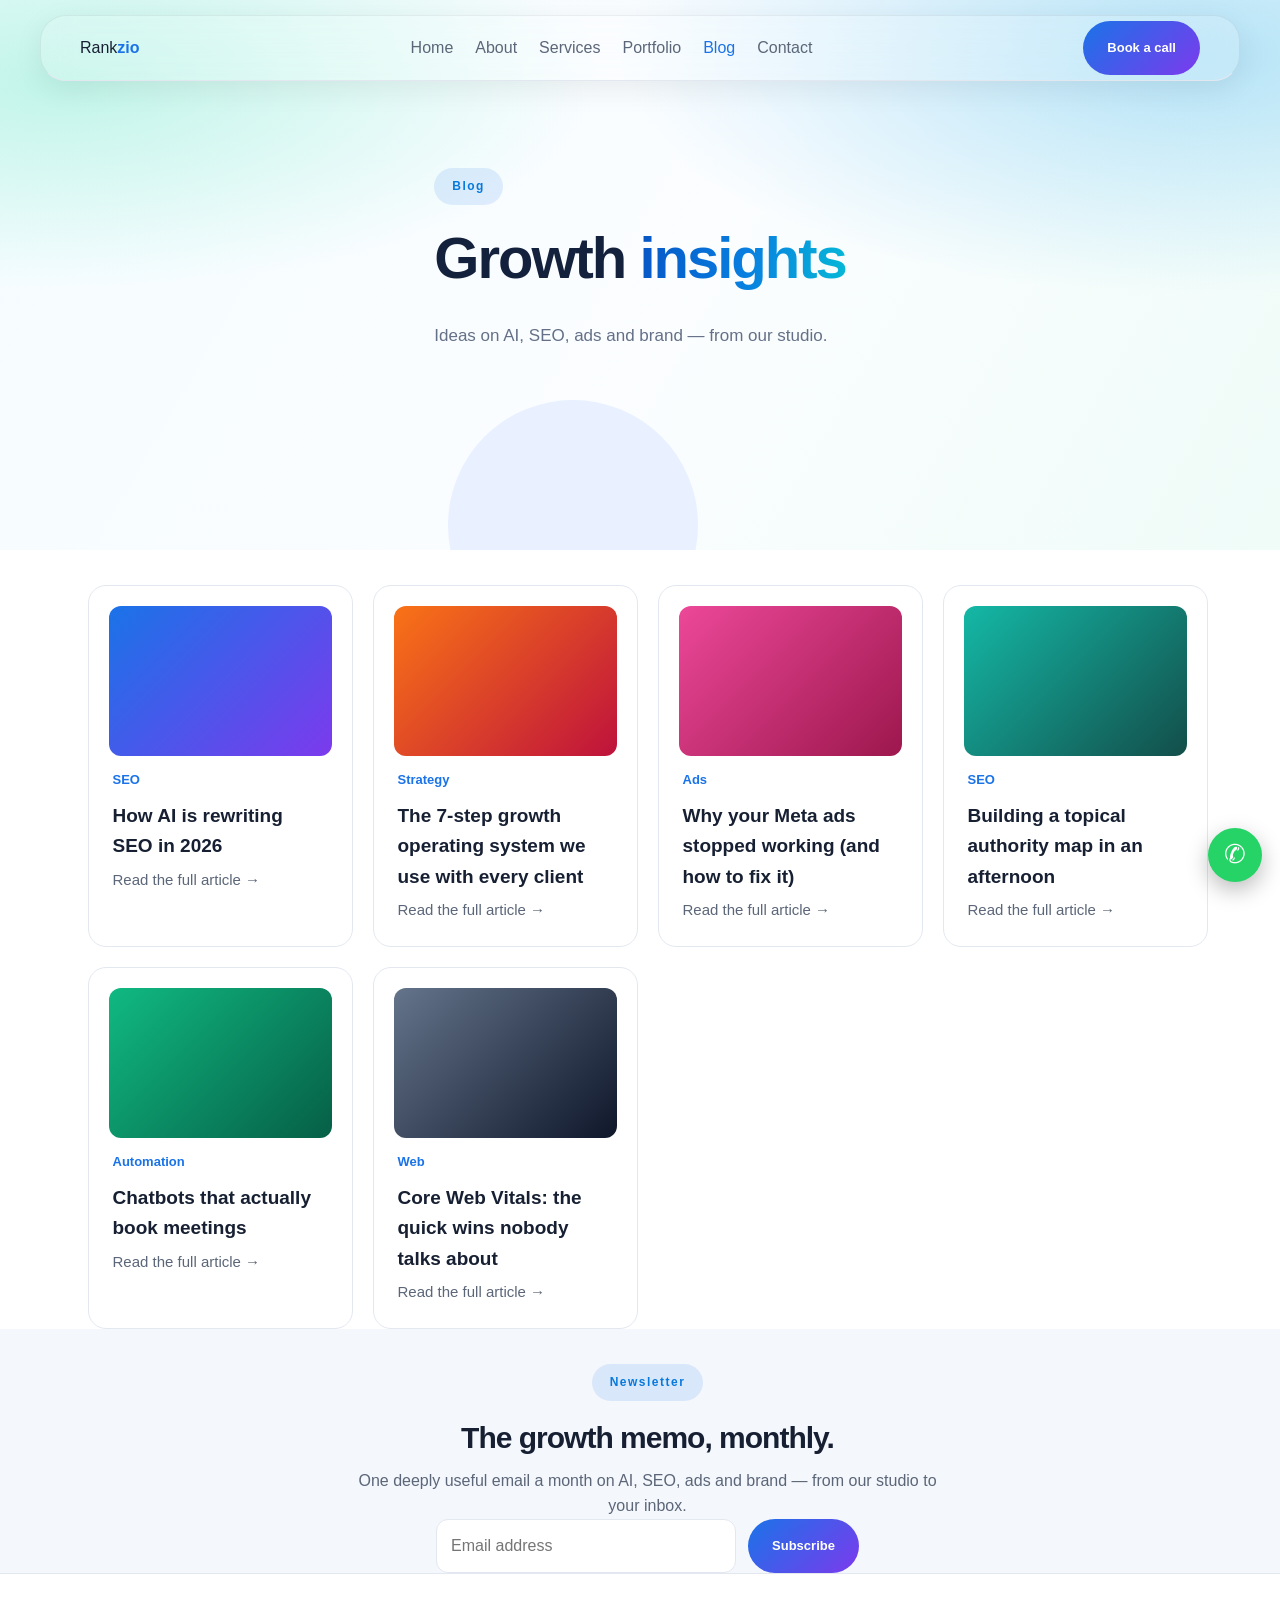
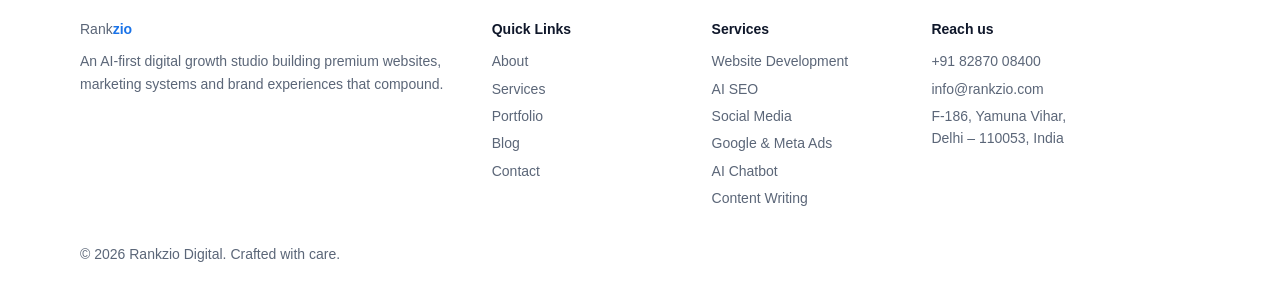
<file: blog.html>
<!DOCTYPE html>
<html lang="en">
<head>
<meta charset="utf-8">
<meta name="viewport" content="width=device-width, initial-scale=1, viewport-fit=cover">
<title>Blog — Rankzio</title>
<link rel="stylesheet" href="style.css">
</head>
<body>
<header><div class="w"><nav>
<a class="logo" href="index.html">Rank<b>zio</b></a>
<div class="links" id="lk"><a href="index.html">Home</a><a href="about.html">About</a><a href="services.html">Services</a><a href="portfolio.html">Portfolio</a><a href="blog.html" class="on">Blog</a><a href="contact.html">Contact</a></div>
<a class="btn" href="contact.html">Book a call</a><button class="menu" id="mb" aria-label="Menu">☰</button>
</nav></div></header>
<main>
<div class="hero"><div class="w"><span class="tag">Blog</span><h1>Growth <span>insights</span></h1><p class="lead">Ideas on AI, SEO, ads and brand — from our studio.</p></div></div><section><div class="w"><div class="grid"><div class="card"><div class="ph" style="--c1:#1a73e8;--c2:#7c3aed"></div><div class="num">SEO</div><h3>How AI is rewriting SEO in 2026</h3><p>Read the full article →</p></div><div class="card"><div class="ph" style="--c1:#f97316;--c2:#be123c"></div><div class="num">Strategy</div><h3>The 7-step growth operating system we use with every client</h3><p>Read the full article →</p></div><div class="card"><div class="ph" style="--c1:#ec4899;--c2:#9d174d"></div><div class="num">Ads</div><h3>Why your Meta ads stopped working (and how to fix it)</h3><p>Read the full article →</p></div><div class="card"><div class="ph" style="--c1:#14b8a6;--c2:#134e4a"></div><div class="num">SEO</div><h3>Building a topical authority map in an afternoon</h3><p>Read the full article →</p></div><div class="card"><div class="ph" style="--c1:#10b981;--c2:#065f46"></div><div class="num">Automation</div><h3>Chatbots that actually book meetings</h3><p>Read the full article →</p></div><div class="card"><div class="ph" style="--c1:#64748b;--c2:#0f172a"></div><div class="num">Web</div><h3>Core Web Vitals: the quick wins nobody talks about</h3><p>Read the full article →</p></div></div></div></section><section class="alt"><div class="w" style="max-width:640px;text-align:center"><span class="tag">Newsletter</span><h2 style="font-size:30px">The growth memo, monthly.</h2><p style="color:var(--mu)">One deeply useful email a month on AI, SEO, ads and brand — from our studio to your inbox.</p><div class="row"><input id="em" type="email" placeholder="Email address" style="max-width:300px"><button class="btn" id="sb">Subscribe</button></div></div></section>
</main>
<footer><div class="w"><div class="fg">
<div><div class="logo" style="margin-bottom:10px">Rank<b>zio</b></div>An AI-first digital growth studio building premium websites, marketing systems and brand experiences that compound.</div>
<div><h4>Quick Links</h4><a href="about.html">About</a><a href="services.html">Services</a><a href="portfolio.html">Portfolio</a><a href="blog.html">Blog</a><a href="contact.html">Contact</a></div>
<div><h4>Services</h4><a href="services.html">Website Development</a><a href="services.html">AI SEO</a><a href="services.html">Social Media</a><a href="services.html">Google & Meta Ads</a><a href="services.html">AI Chatbot</a><a href="services.html">Content Writing</a></div>
<div><h4>Reach us</h4><a href="tel:+918287008400">+91 82870 08400</a><a href="mailto:info@rankzio.com">info@rankzio.com</a>F-186, Yamuna Vihar,<br>Delhi – 110053, India</div>
</div><p style="margin-top:28px">© 2026 Rankzio Digital. Crafted with care.</p></div></footer>
<a class="wa" href="https://wa.me/918287008400?text=Hi%20Rankzio!" aria-label="WhatsApp">✆</a>
<script src="script.js"></script>
</body>
</html>
</file>
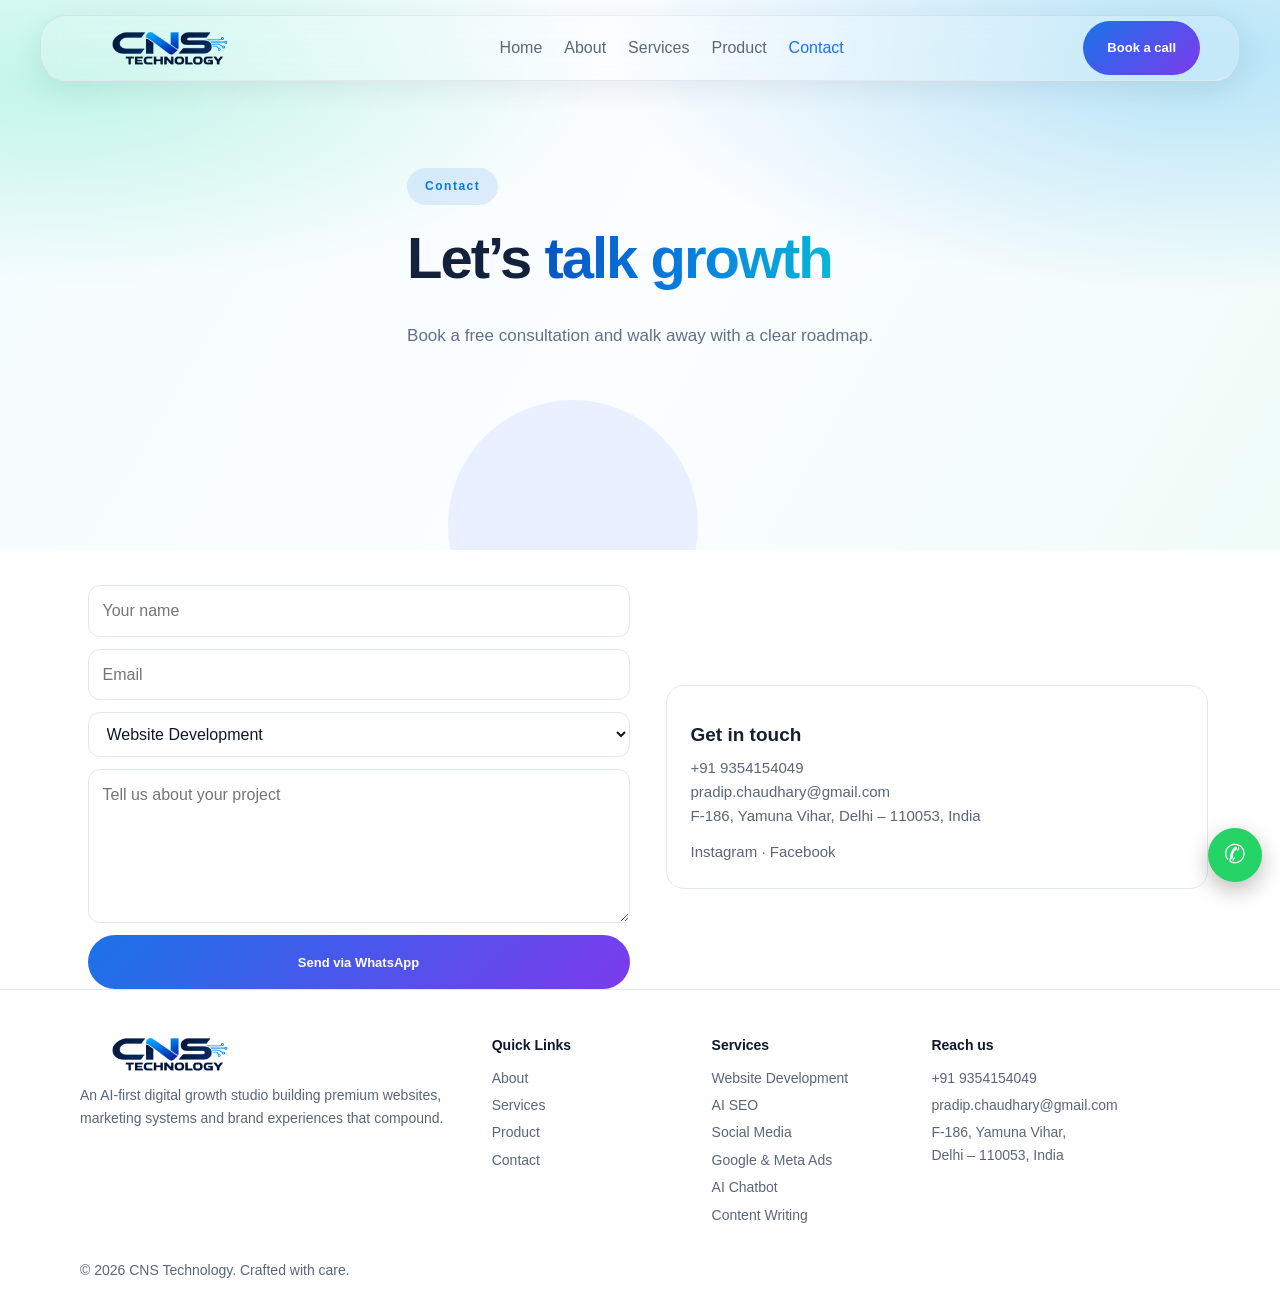
<file: contact.html>
<!DOCTYPE html>
<html lang="en">

<head>

    <!-- Basic Page Settings -->
    <meta charset="utf-8">

    <meta name="viewport"
          content="width=device-width, initial-scale=1, viewport-fit=cover">

    <!-- Page Title -->
    <title>Contact — CNS Technology</title>

    <!-- External CSS -->
    <link rel="stylesheet" href="style.css">

</head>

<body>

    <!-- ================= HEADER ================= -->

    <header>

        <div class="w">

            <nav>

                <!-- Website Logo -->
                <a class="logo" href="index.html">
    <img src="assets/logo.png" alt="CNS Technology Logo">
</a>


                <!-- Navigation Links -->
                <div class="links" id="lk">

                    <a href="index.html">Home</a>

                    <a href="about.html">About</a>

                    <a href="services.html">Services</a>

                    <a href="portfolio.html">Product</a>

                    

                    <a href="contact.html" class="on">
                        Contact
                    </a>

                </div>

                <!-- Book a Call Button -->
                <a class="btn" href="contact.html">
                    Book a call
                </a>

                <!-- Mobile Menu Button -->
                <button class="menu" id="mb" aria-label="Menu">
                    ☰
                </button>

            </nav>

        </div>

    </header>


    <!-- ================= MAIN CONTENT ================= -->

    <main>


        <!-- ================= CONTACT HERO ================= -->

        <div class="hero">

            <div class="w">

                <!-- Section Label -->
                <span class="tag">
                    Contact
                </span>

                <!-- Main Heading -->
                <h1>
                    Let’s <span>talk growth</span>
                </h1>

                <!-- Hero Description -->
                <p class="lead">
                    Book a free consultation and walk away with a clear roadmap.
                </p>

            </div>

        </div>


        <!-- ================= CONTACT SECTION ================= -->

        <section>

            <div class="w two">


                <!-- ================= CONTACT FORM ================= -->

                <form id="cf">

                    <!-- Name Input -->
                    <input
                        id="n"
                        placeholder="Your name"
                        required
                    >

                    <!-- Email Input -->
                    <input
                        id="e"
                        type="email"
                        placeholder="Email"
                        required
                    >

                    <!-- Service Selection -->
                    <select id="s">

                        <option>Website Development</option>

                        <option>AI SEO</option>

                        <option>Social Media Management</option>

                        <option>Google & Meta Ads</option>

                        <option>AI Chatbot & Automation</option>

                        <option>Content Writing</option>

                    </select>

                    <!-- Project Message -->
                    <textarea
                        id="m"
                        rows="5"
                        placeholder="Tell us about your project"
                    ></textarea>

                    <!-- WhatsApp Submit Button -->
                    <button class="btn" type="submit">
                        Send via WhatsApp
                    </button>

                </form>


                <!-- ================= CONTACT INFORMATION ================= -->

                <div class="card">

                    <h3>
                        Get in touch
                    </h3>

                    <p>

                        <!-- Phone Number -->
                        <a href="tel:+919354154049">
                            +91 9354154049
                        </a>

                        <br>

                        <!-- Email Address -->
                        <a href="mailto:pradip.chaudhary@gmail.com">
                            pradip.chaudhary@gmail.com
                        </a>

                        <br>

                        <!-- Office Address -->
                        F-186, Yamuna Vihar, Delhi – 110053, India

                    </p>


                    <!-- Social Media Links -->
                    <p style="margin-top:12px">

                        <a
                            href="https://www.instagram.com/rankzio"
                            target="_blank"
                            rel="noopener"
                        >
                            Instagram
                        </a>

                        ·

                        <a
                            href="https://www.facebook.com/share/1G7Gv3aX24/"
                            target="_blank"
                            rel="noopener"
                        >
                            Facebook
                        </a>

                    </p>

                </div>

            </div>

        </section>

    </main>


    <!-- ================= FOOTER ================= -->

    <footer>

        <div class="w">

            <div class="fg">


                <!-- Footer Column 1: About -->
                <div>

                    <div class="logo" style="margin-bottom:10px">
                        <img src="assets/logo.png" alt="CNS Technology Logo">
                    </div>

                    An AI-first digital growth studio building premium
                    websites, marketing systems and brand experiences
                    that compound.

                </div>


                <!-- Footer Column 2: Quick Links -->
                <div>

                    <h4>
                        Quick Links
                    </h4>

                    <a href="about.html">About</a>

                    <a href="services.html">Services</a>

                    <a href="portfolio.html">Product</a>

                   

                    <a href="contact.html">Contact</a>

                </div>


                <!-- Footer Column 3: Services -->
                <div>

                    <h4>
                        Services
                    </h4>

                    <a href="services.html">Website Development</a>

                    <a href="services.html">AI SEO</a>

                    <a href="services.html">Social Media</a>

                    <a href="services.html">Google & Meta Ads</a>

                    <a href="services.html">AI Chatbot</a>

                    <a href="services.html">Content Writing</a>

                </div>


                <!-- Footer Column 4: Contact Details -->
                <div>

                    <h4>
                        Reach us
                    </h4>

                    <a href="tel:+919354154049">
                        +91 9354154049
                    </a>

                    <a href="mailto:pradip.chaudhary@gmail.com">
                        pradip.chaudhary@gmail.com
                    </a>

                    F-186, Yamuna Vihar,

                    <br>

                    Delhi – 110053, India

                </div>

            </div>


            <!-- Copyright -->
            <p style="margin-top:28px">
                © 2026 CNS Technology. Crafted with care.
            </p>

        </div>

    </footer>


    <!-- ================= FLOATING WHATSAPP BUTTON ================= -->

    <a
        class="wa"
        href="https://wa.me/919354154049?text=Hi%20Rankzio!"
        aria-label="WhatsApp"
    >
        ✆
    </a>


    <!-- ================= JAVASCRIPT ================= -->

    <script src="script.js"></script>

</body>

</html>
</file>
<file: style.css>
:root {
    --bg: #fff;
    --bg2: #f4f7fc;
    --tx: #0f172a;
    --mu: #5b6678;
    --bd: #e3e8f0;
    --pr: #1a73e8;
    --pr2: #7c3aed;
    --card: #fff;
    --primary: #168cff;
    --dark: #101827;
    --muted: #697586;
    --light: #f5f8fc;

    box-sizing: border-box;
    padding-top: env(safe-area-inset-top, 0px);
    padding-bottom: env(safe-area-inset-bottom, 0px);
    color-scheme: light;
}
* {
    margin: 0;
    padding: 0;
    box-sizing: border-box;
}
@media (prefers-color-scheme: dark) {
    :root:not([data-theme="light"]) {
        --bg: #0b1020;
        --bg2: #111833;
        --tx: #eef2ff;
        --mu: #9aa6c0;
        --bd: #223056;
        --card: #131b38;
        color-scheme: dark;
    }
}

:root[data-theme="dark"] {
    --bg: #0b1020;
    --bg2: #111833;
    --tx: #eef2ff;
    --mu: #9aa6c0;
    --bd: #223056;
    --card: #131b38;
    color-scheme: dark;
}

html {
    scroll-padding-top: 70px;
    scroll-behavior: smooth;
}

* {
    box-sizing: border-box;
}

body {
    margin: 0;
    background: var(--bg);
    color: var(--tx);
    font: 16px/1.6 "Inter", system-ui, -apple-system, Segoe UI, sans-serif;
    
}

a {
    color: inherit;
    text-decoration: none;
}

.w {
    max-width: 1160px;
    margin: auto;
    padding: 0 20px;
    }
.hw{
    width: 100%;
    padding: 0 25px;

}

header {
    position: fixed;
    top: 15px;
    left: 50%;
    transform: translateX(-50%);

    width: calc(100% - 40px);
    max-width: 1200px;

    margin: 0;
    z-index: 9999;

    background: color-mix(in srgb, var(--bg) 18%, transparent);

    border: 1px solid rgba(0, 0, 0, 0.06);
    border-bottom: 1px solid var(--bd);
    border-radius: 26px;

    backdrop-filter: blur(16px);
    -webkit-backdrop-filter: blur(16px);

    box-shadow: 0 8px 30px rgba(0, 0, 0, 0.07);
}

nav {
    display: flex;
    align-items: center;
    justify-content: space-between;
    height: 64px;
    gap: 12px;
}

. logo{
    display: flex;
    align-items: center;
    text-decoration: none;
}
.logo img {
    width: 180px;
    height: auto;
    max-height: 40px;
    object-fit: contain;
    display: block;
}

.logo b {
    color: var(--pr);
}

.links {
    display: flex;
    gap: 22px;
    font-size: 16px;
    color: var(--mu);
}

.links a.on,
.links a:hover {
    color: var(--pr);
}






.btn {
    display: inline-block;
    background: linear-gradient(135deg, var(--pr), var(--pr2));
    color: #fff;
    padding: 11px 22px;
    border-radius: 999px;
    font-weight: 600;
    border: 0;
    cursor: pointer;
    font-size: 15px;
}

.btn.o {
    background: none;
    color: var(--tx);
    border: 1px solid var(--bd);
}

.menu {
    display: none;
    background: none;
    border: 1px solid var(--bd);
    color: var(--tx);
    border-radius: 8px;
    padding: 6px 10px;
    font-size: 18px;
}

@media (max-width: 820px) {
    .links {
        display: none;
        position: absolute;
        top: 64px;
        left: 0;
        right: 0;
        background: var(--bg);
        flex-direction: column;
        padding: 16px 20px;
        border-bottom: 1px solid var(--bd);
    }

    .links.open {
        display: flex;
    }

    .menu {
        display: block;
    }

    nav .btn {
        display: none;
    }
}

/*.hero {
    padding: 90px 0 60px;
    text-align: center;
    background: radial-gradient(
        ellipse at 50% 0,
        color-mix(in srgb, var(--pr) 18%, transparent),
        transparent 65%
    );
}*/


/* ==============================
           HERO SECTION
        ============================== */

        .hero {
            min-height: 790px;
            min-height: min(100svh, 740px);
            position: relative;
            overflow: hidden;

            background:
                radial-gradient(
                    ellipse at 5% 15%,
                    rgba(92, 231, 190, .34),
                    transparent 31%
                ),
                radial-gradient(
                    ellipse at 93% 10%,
                    rgba(56, 177, 239, .34),
                    transparent 34%
                ),
                linear-gradient(
                    120deg,
                    #f4fcff 0%,
                    #fbfdff 53%,
                    #effcf8 100%
                );
        }

        .hero::before {
            content: "";
            position: absolute;
            z-index: -2;
            inset: 0;

            background-image:
                linear-gradient(
                    rgba(30, 119, 170, .045) 1px,
                    transparent 1px
                ),
                linear-gradient(
                    90deg,
                    rgba(30, 119, 170, .045) 1px,
                    transparent 1px
                );

            background-size: 58px 58px;

            mask-image: linear-gradient(
                to bottom,
                black,
                transparent 92%
            );
        }
        
        /* SERVICES SECTION */
        * {
    margin: 0;
    padding: 0;
    box-sizing: border-box;
}

body {
    font-family: Arial, sans-serif;
    color: #172033;
    background: #ffffff;
}

.hero {
    min-height: 550px;
    display: flex;
    align-items: center;
    position: relative;
    overflow: hidden;
    padding: 80px 7%;
    background:
                radial-gradient(
                    ellipse at 5% 15%,
                    rgba(92, 231, 190, .34),
                    transparent 31%
                ),
                radial-gradient(
                    ellipse at 93% 10%,
                    rgba(56, 177, 239, .34),
                    transparent 34%
                ),
                linear-gradient(
                    120deg,
                    #f4fcff 0%,
                    #fbfdff 53%,
                    #effcf8 100%
                );
                }

.hero::before {
    content: "";
    position: absolute;
    width: 450px;
    height: 450px;
    background: #dce8ff;
    border-radius: 50%;
    right: -100px;
    top: -120px;
    filter: blur(5px);
}

.hero::after {
    content: "";
    position: absolute;
    width: 250px;
    height: 250px;
    background: #e9f0ff;
    border-radius: 50%;
    bottom: -100px;
    left: 35%;
}

.hero-container {
    width: 100%;
    max-width: 1200px;
    margin: auto;
    display: grid;
    grid-template-columns: 1.1fr 0.9fr;
    align-items: center;
    gap: 50px;
    position: relative;
    z-index: 2;
}

.hero-content {
    max-width: 600px;
}

.tag {
    display: inline-block;
    padding: 9px 17px;
    background: linear-gradient(100deg, #0754c4 0%, #087fe0 52%, #06b9d7 100%);
    -webkit-background-clip: text;
    background-clip: text;
    color: transparent;
    border-radius: 30px;
    font-size: 13px;
    font-weight: 700;
    margin-bottom: 22px;
}

.hero h1 {
    font-size: clamp(36px, 5vw, 58px);
    line-height: 1.15;
    font-weight: 800;
    margin-bottom: 22px;
    color: #14213d;
}

.hero h1 span {
    background: linear-gradient(100deg, #0754c4 0%, #087fe0 52%, #06b9d7 100%);
    -webkit-background-clip: text;
    background-clip: text;
    color: transparent;
}

.hero p {
    color: #647087;
    font-size: 17px;
    line-height: 1.8;
    margin-bottom: 30px;
}

.hero-buttons {
    display: flex;
    flex-wrap: wrap;
    gap: 14px;
}

.btn {
    display: inline-block;
    padding: 14px 25px;
    border-radius: 7px;
    text-decoration: none;
    font-size: 15px;
    font-weight: 700;
    transition: 0.3s;
}

.btn-primary {
    background: linear-gradient(100deg, #0754c4 0%, #087fe0 52%, #06b9d7 100%);
    color: #fff;
    border: none;
    transition: all 0.3s ease;
}

.btn-primary:hover {
    background: linear-gradient(100deg, #0754c4 20%, #087fe0 52%, #06b9d7 100%);
    transform: translateY(-2px);
    box-shadow: 0 6px 18px rgba(36, 99, 235, 0.3);
}

.btn-outline {
    border: 1px solid #2463eb;
    color: #0754c4;
    background: transparent;
}

.btn-outline:hover {
    background: linear-gradient(100deg, #0754c4 0%, #087fe0 52%, #06b9d7 100%);
    color: white;
}

/* Hero Image */

.hero-image {
    position: relative;
    display: flex;
    justify-content: center;
    align-items: center;
}

.image-box {
    width: 100%;
    max-width: 480px;
    height: 350px;
    border-radius: 20px;
    overflow: hidden;
    background: #e5edff;
    box-shadow: 0 20px 50px rgba(25, 65, 140, 0.12);
}

.image-box img {
    width: 100%;
    height: 100%;
    object-fit: cover;
}

/* Service floating card */

.service-card {
    position: absolute;
    bottom: 25px;
    left: -25px;
    background: white;
    padding: 17px 22px;
    border-radius: 12px;
    box-shadow: 0 10px 35px rgba(0,0,0,0.10);
    display: flex;
    align-items: center;
    gap: 12px;
}

.service-icon {
    width: 45px;
    height: 45px;
    background: linear-gradient(100deg, #0754c4 0%, #087fe0 52%, #06b9d7 100%);
    -webkit-background-clip: text;
    background-clip: text;
    color: #0754c4;
    display: grid;
    place-items: center;
    border-radius: 10px;
    font-size: 22px;
}

.service-card strong {
    font-size: 14px;
    display: block;
}

.service-card small {
    color: #7b8495;
    font-size: 12px;
}

/* MAIN SECTION */

.network-section {
    width: 100%;
    min-height: 540px;
    padding: 75px 5%;
    display: flex;
    align-items: center;
    overflow: hidden;
    position: relative;
    background:
        radial-gradient(circle at 80% 45%,
        rgba(0, 190, 220, 0.09), transparent 35%),
        linear-gradient(120deg, #f1f5f7, #f8fbfb);
}

/* BACKGROUND DECORATION */

.network-section::before {
    content: "";
    position: absolute;
    width: 380px;
    height: 380px;
    border: 1px solid rgba(0, 150, 200, 0.08);
    border-radius: 50%;
    right: 8%;
    top: 50%;
    transform: translateY(-50%);
    box-shadow:
        0 0 0 35px rgba(0,150,200,0.025),
        0 0 0 70px rgba(0,150,200,0.02);
}

/* CONTENT WRAPPER */

.network-container {
    width: 100%;
    max-width: 1450px;
    margin: auto;
    display: grid;
    grid-template-columns: 1fr 1fr;
    align-items: center;
    gap: 35px;
    position: relative;
    z-index: 2;
}

/* LEFT CONTENT */

.network-content {
    max-width: 650px;
}

.eyebrow {
    display: inline-flex;
    align-items: center;
    gap: 9px;
    padding: 9px 16px;
    border: 1px solid #d6e9ed;
    border-radius: 50px;
    color: #0088a8;
    background: rgba(255,255,255,0.7);
    font-size: 12px;
    font-weight: 700;
    letter-spacing: 1.5px;
    text-transform: uppercase;
    margin-bottom: 25px;
}

.eyebrow span {
    width: 8px;
    height: 8px;
    border-radius: 50%;
    background: #00b9c9;
    box-shadow: 0 0 10px #00b9c9;
}

.network-content h1 {
    font-size: clamp(35px, 4vw, 56px);
    line-height: 1.12;
    font-weight: 800;
    letter-spacing: -2.5px;
    color: #111820;
    margin-bottom: 27px;
}

.network-content h1 strong {
    background: linear-gradient(
                100deg,
                #0754c4 0%,
                #087fe0 52%,
                #06b9d7 100%
            );

            -webkit-background-clip: text;
            background-clip: text;
            color: transparent;
}

.network-content p {
    font-size: 20px;
    line-height: 1.8;
    color: #555f68;
    font-weight: 400;
    max-width: 610px;
    margin-bottom: 42px;
}

/* NETWORK OPERATORS */

.operator-heading {
    color: #89949b;
    font-size: 11px;
    font-weight: 700;
    letter-spacing: 2px;
    text-transform: uppercase;
    margin-bottom: 22px;
}

.operator-logos {
    display: flex;
    align-items: center;
    gap: 45px;
    flex-wrap: wrap;
}

.operator {
    display: flex;
    align-items: center;
    justify-content: center;
    min-height: 65px;
    transition: transform .3s ease;
}

.operator:hover {
    transform: translateY(-5px);
}

.airtel {
    color: #e5232c;
    font-size: 33px;
    font-weight: 800;
    letter-spacing: -2px;
}

.jio {
    width: 78px;
    height: 78px;
    border-radius: 50%;
    background: #0868c9;
    color: white;
    font-size: 31px;
    font-weight: 900;
    letter-spacing: -2px;
}

.vi {
    color: #ef3045;
    font-size: 48px;
    font-weight: 900;
    letter-spacing: -4px;
}

.vi span {
    color: #f4bd16;
}

.bsnl {
    color: #0871b9;
    font-size: 27px;
    font-weight: 900;
    letter-spacing: -1px;
}

/* RIGHT SIDE */

.network-visual {
    width: 100%;
    min-height: 350px;
    display: flex;
    align-items: center;
    justify-content: center;
    position: relative;
}

/* SIGNAL GRAPHIC */

.signal-circle {
    position: absolute;
    width: 340px;
    height: 340px;
    border: 1px solid rgba(0, 162, 205, 0.12);
    border-radius: 50%;
    animation: pulse 4s infinite ease-in-out;
}

.signal-circle::before,
.signal-circle::after {
    content: "";
    position: absolute;
    border: 1px solid rgba(0, 162, 205, 0.13);
    border-radius: 50%;
}

.signal-circle::before {
    inset: 35px;
}

.signal-circle::after {
    inset: 75px;
}

@keyframes pulse {
    0%, 100% {
        transform: scale(.95);
        opacity: .5;
    }
    50% {
        transform: scale(1.08);
        opacity: 1;
    }
}

/* BIG NETWORK TEXT */

.generation-text {
    position: relative;
    z-index: 2;
    font-size: clamp(75px, 9vw, 145px);
    font-weight: 900;
    line-height: 1;
    letter-spacing: -10px;
    white-space: nowrap;
    color: transparent;
    background:
        repeating-linear-gradient(
            165deg,
            #07101e 0px,
            #07101e 8px,
            #17243b 9px,
            #07101e 13px,
            #00d4df 14px,
            #17243b 16px,
            #080d1c 19px,
            #080d1c 25px
        );
    -webkit-background-clip: text;
    background-clip: text;
    filter: drop-shadow(0 10px 12px rgba(0, 35, 60, .12));
    animation: signalMove 7s linear infinite;
}

@keyframes signalMove {
    from {
        background-position: 0 0;
    }
    to {
        background-position: 250px 100px;
    }
}

/* DECORATIVE SIGNAL DOTS */

.signal-dot {
    position: absolute;
    width: 9px;
    height: 9px;
    border-radius: 50%;
    background: #00b9d4;
    box-shadow: 0 0 15px #00b9d4;
}

.dot-one {
    top: 15%;
    right: 15%;
}

.dot-two {
    bottom: 15%;
    left: 12%;
}

.dot-three {
    top: 25%;
    left: 12%;
}

/* BOTTOM LABEL */

.network-label {
    position: absolute;
    bottom: 15px;
    right: 15%;
    color: #71818a;
    font-size: 11px;
    letter-spacing: 3px;
    font-weight: 700;
    text-transform: uppercase;
}
        /* ==============================
           BACKGROUND GLOW EFFECTS
        ============================== */

        .glow {
            position: absolute;
            z-index: -1;
            border-radius: 50%;
            filter: blur(70px);
            pointer-events: none;
        }

        .glow.a {
            width: 350px;
            height: 350px;
            background: #a6f0d9;
            left: -170px;
            top: 35%;
        }

        .glow.b {
            width: 430px;
            height: 430px;
            background: #a8ddff;
            right: -180px;
            top: 3%;
        }

        /* ==============================
           ANIMATED WAVES
        ============================== */

        .wave {
            position: absolute;
            z-index: -1;
            left: -12%;
            width: 125%;
            height: 280px;
            border-radius: 50%;
            pointer-events: none;
        }

        .wave.blue {
            top: 54%;
            border: 75px solid rgba(44, 153, 226, .17);
            transform: rotate(8deg);
            animation: wave 15s ease-in-out infinite alternate;
        }

        .wave.green {
            top: 69%;
            border: 65px solid rgba(31, 205, 157, .14);
            transform: rotate(-8deg);
            animation: wave 18s ease-in-out infinite alternate-reverse;
        }

        /* ==============================
           MAIN WRAPPER
        ============================== */

        .wrap {
            width: min(1500px, calc(100% - 9vw));
            margin: auto;
            padding: 34px 0 72px;
            position: relative;
            z-index: 2;
        }

        /* ==============================
           TOP HEADER
        ============================== */

        .topline {
            display: flex;
            align-items: center;
            justify-content: space-between;
            gap: 20px;
        }

        .pill {
            display: inline-flex;
            align-items: center;
            gap: 10px;
            padding: 10px 17px;

            border: 1px solid rgba(255, 255, 255, .95);
            border-radius: 99px;
            background: rgba(255, 255, 255, .66);

            box-shadow:
                0 8px 30px #1e66800c,
                inset 0 1px #fff;

            backdrop-filter: blur(14px);

            font-size: 13px;
            font-weight: 700;
            letter-spacing: .035em;
            color: #3e5260;
        }

        .pill i {
            width: 9px;
            height: 9px;
            border-radius: 50%;
            background: #00c98a;
            box-shadow: 0 0 0 5px #00c98a18;
        }

        /* ==============================
           HERO GRID LAYOUT
        ============================== */

        .layout {
            display: grid;
            grid-template-columns: 1.08fr .92fr;
            align-items: center;
            gap: 2vw;
            margin-top: clamp(45px, 7vh, 80px);
        }

        .copy {
            position: relative;
            z-index: 2;
        }

        /* ==============================
           HERO TEXT
        ============================== */

        .kicker {
            font-size: 12px;
            text-transform: uppercase;
            letter-spacing: .19em;
            color: #0876ba;
            font-weight: 800;
            margin-bottom: 20px;
        }

        h1 {
            font-size: clamp(3.5rem, 7vw, 7.25rem);
            line-height: .99;
            letter-spacing: -.078em;
            font-weight: 820;
            margin: 0;
            max-width: 850px;
        }

        h1 .gradient {
            background: linear-gradient(
                100deg,
                #0754c4 0%,
                #087fe0 52%,
                #06b9d7 100%
            );

            -webkit-background-clip: text;
            background-clip: text;
            color: transparent;
        }

        .lead {
            max-width: 650px;
            margin: 29px 0 0;
            color: var(--muted);
            font-size: clamp(1rem, 1.28vw, 1.23rem);
            line-height: 1.7;
        }

        /* ==============================
           BUTTONS
        ============================== */

        .actions {
            display: flex;
            flex-wrap: wrap;
            gap: 13px;
            margin-top: 30px;
        }

        .btn {
            min-height: 54px;
            padding: 0 23px;
            border-radius: 999px;

            display: inline-flex;
            align-items: center;
            justify-content: center;
            gap: 12px;

            text-decoration: none;
            font-size: 14px;
            font-weight: 750;

            transition: .25s;
        }

        .btn.primary {
            color: white;

            background: linear-gradient(
                110deg,
                #0758c9,
                #079fdf
            );

            box-shadow: 0 13px 30px #087bd033;
        }

        .btn.ghost {
            color: #172b3c;
            background: #ffffffb8;
            border: 1px solid #b8d6e855;
            backdrop-filter: blur(10px);
        }

        .btn:hover {
            transform: translateY(-4px);
        }

        .btn.primary:hover {
            box-shadow: 0 18px 38px #087bd044;
        }

        /* ==============================
           TRUST INDICATOR
        ============================== */

        .trust {
            display: flex;
            align-items: center;
            gap: 14px;
            margin-top: 35px;

            color: #61717d;
            font-size: 12px;
            font-weight: 650;
        }

        .avatars {
            display: flex;
            padding-left: 4px;
        }

        .avatars b {
            width: 28px;
            height: 28px;
            border-radius: 50%;
            margin-left: -5px;
            border: 2px solid #f6fcff;

            display: grid;
            place-items: center;

            background: linear-gradient(
                135deg,
                #d5f6ed,
                #b9e2ff
            );

            font-size: 11px;
            color: #12648a;
        }

        .trust strong {
            color: #1b3447;
        }

        /* ==============================
           HERO VISUAL / ORB
        ============================== */

        .visual {
            min-height: 470px;
            position: relative;
            display: grid;
            place-items: center;
        }

        .orb {
            width: min(36vw, 450px);
            aspect-ratio: 1;
            border-radius: 50%;
            position: relative;

            display: grid;
            place-items: center;

            background: radial-gradient(
                circle at 36% 27%,
                #ffffff 0 8%,
                #e9faff 26%,
                #bce9f7 54%,
                #a2d9ef 70%,
                #dff8f0 100%
            );

            box-shadow:
                inset -25px -35px 65px #4da9d522,
                inset 15px 18px 45px #fff,
                0 35px 90px #1a83ad20;

            animation: orbFloat 6s ease-in-out infinite;
        }

        .orb::before,
        .orb::after {
            content: "";
            position: absolute;
            inset: -9%;

            border: 1px solid #1689c52c;
            border-radius: 50%;

            transform: rotate(-22deg) scaleY(.34);
        }

        .orb::after {
            inset: -18%;
            transform: rotate(28deg) scaleY(.42);
            border-color: #00b98b45;
        }

        /* ==============================
           ORB CORE
        ============================== */

        .orb-core {
            width: 42%;
            aspect-ratio: 1;
            border-radius: 32%;

            display: grid;
            place-items: center;

            transform: rotate(-12deg);

            background: linear-gradient(
                145deg,
                #0b65d8,
                #08b8d0 75%,
                #00c995
            );

            box-shadow:
                0 24px 55px #047cbd50,
                inset 1px 1px 1px #ffffff90;
        }

        .orb-core svg {
            width: 58%;
            height: 58%;
            transform: rotate(12deg);
            filter: drop-shadow(0 4px 8px #0055a755);
        }

        /* ==============================
           ROTATING RING
        ============================== */

        .ring {
            position: absolute;
            inset: 13%;
            border: 1px dashed #1687bd55;
            border-radius: 50%;
            animation: spin 32s linear infinite;
        }

        .ring::before,
        .ring::after {
            content: "";
            position: absolute;
            width: 12px;
            height: 12px;
            border-radius: 50%;

            background: #00c89a;
            box-shadow: 0 0 0 7px #00c89a20;

            top: 12%;
            left: 15%;
        }

        .ring::after {
            width: 8px;
            height: 8px;

            background: #078be0;

            top: auto;
            left: auto;
            bottom: 10%;
            right: 17%;

            box-shadow: 0 0 0 6px #078be01e;
        }

        /* ==============================
           FLOATING INFORMATION CARDS
        ============================== */

        .float-card {
            position: absolute;

            display: flex;
            align-items: center;
            gap: 12px;

            padding: 13px 16px;

            border: 1px solid #ffffffd9;
            border-radius: 17px;

            background: #ffffffc9;

            box-shadow: 0 18px 45px #164c6818;
            backdrop-filter: blur(15px);

            animation: cardFloat 5s ease-in-out infinite;
        }

        .float-card .ico {
            width: 38px;
            height: 38px;
            border-radius: 12px;

            display: grid;
            place-items: center;

            color: #0878c8;

            background: linear-gradient(
                145deg,
                #e5f8ff,
                #d9f8ed
            );
        }

        .float-card strong {
            display: block;
            font-size: 13px;
        }

        .float-card small {
            display: block;
            color: #73838e;
            font-size: 11px;
            margin-top: 3px;
        }

        .card-one {
            top: 15%;
            right: -1%;
        }

        .card-two {
            bottom: 17%;
            left: -2%;
            animation-delay: -2s;
        }

        /* ==============================
           SPARK ANIMATION
        ============================== */

        .spark {
            position: absolute;
            width: 7px;
            height: 7px;
            border-radius: 50%;

            background: #49b9eb;
            box-shadow: 0 0 0 6px #49b9eb1c;

            animation: pulse 3s infinite;
        }

        .spark.s1 {
            top: 11%;
            right: 13%;
        }

        .spark.s2 {
            bottom: 13%;
            right: 15%;
            background: #00c99a;
        }

        /* ==============================
           FLOATING CHAT BUTTON
        ============================== */

        .chat {
            position: fixed;
            z-index: 8;

            right: 27px;
            bottom: 24px;

            width: 66px;
            height: 66px;
            border-radius: 50%;

            display: grid;
            place-items: center;

            color: white;

            background: linear-gradient(
                145deg,
                #00c995,
                #009fc7
            );

            box-shadow: 0 15px 38px #009e9b45;

            text-decoration: none;
            transition: .25s;
        }

        .chat:hover {
            transform: translateY(-5px) scale(1.05);
        }

        .chat svg {
            width: 28px;
            height: 28px;
        }

        /* ==============================
           KEYFRAME ANIMATIONS
        ============================== */

        @keyframes wave {
            to {
                transform: translate(2%, -17px) rotate(12deg);
            }
        }

        @keyframes spin {
            to {
                transform: rotate(360deg);
            }
        }

        @keyframes orbFloat {
            50% {
                transform: translateY(-12px);
            }
        }

        @keyframes cardFloat {
            50% {
                transform: translateY(-10px);
            }
        }

        @keyframes pulse {
            50% {
                transform: scale(1.6);
                opacity: .5;
            }
        }





.tag {
    display: inline-block;
    font-size: 13px;
    font-weight: 600;
    color: var(--pr);
    background: color-mix(in srgb, var(--pr) 12%, transparent);
    padding: 5px 14px;
    border-radius: 99px;
    margin-bottom: 16px;
}

h1 {
    font-size: clamp(38px, 7vw, 65px);
    line-height: 1.05;
    margin: 0 0 18px;
    letter-spacing: -2px;
}

h1 span,
h2 span {
    background: linear-gradient(135deg, var(--pr), var(--pr2));
    -webkit-background-clip: text;
    background-clip: text;
    color: transparent;
}

h2 {
    font-size: clamp(28px, 4vw, 42px);
    line-height: 1.15;
    margin: 0 0 12px;
    letter-spacing: -1px;
}

.lead {
    max-width: 640px;
    margin: 10 auto 10px;
    color: var(--mu);
    font-size: 18px;
}

.row {
    display: flex;
    gap: 12px;
    justify-content: center;
    flex-wrap: wrap;
}


section {
    padding: 35px 0 0 15px;
}

.alt {
    background: var(--bg2);
}

.hd {
    text-align: center;
    margin-bottom: 38px;
}

.hd p {
    color: var(--mu);
    max-width: 560px;
    margin: auto;
}

.grid {
    display: grid;
    gap: 20px;
    grid-template-columns: repeat(auto-fit, minmax(260px, 1fr));
}

.card {
    background: var(--card);
    border: 1px solid var(--bd);
    border-radius: 18px;
    padding: 24px;
    transition: 0.2s;
}

.card:hover {
    transform: translateY(-4px);
    box-shadow: 0 14px 34px rgba(26, 115, 232, 0.14);
}

.card h3 {
    margin: 10px 0 6px;
    font-size: 19px;
}

.card p {
    margin: 0;
    color: var(--mu);
    font-size: 15px;
}

.ph {
    height: 150px;
    border-radius: 12px;
    margin: -4px -4px 14px;
    background: linear-gradient(
        135deg,
        var(--c1, #1a73e8),
        var(--c2, #7c3aed)
    );
}

.stats {
    display: grid;
    grid-template-columns: repeat(auto-fit, minmax(150px, 1fr));
    gap: 16px;
    text-align: center;
}

.stats b {
    display: block;
    font-size: 44px;
    letter-spacing: -1px;
    color: var(--pr);
}

.stats span {
    color: var(--mu);
    font-size: 14px;
}

.price {
    font-size: 32px;
    font-weight: 800;
}

.price small {
    font-size: 14px;
    color: var(--mu);
    font-weight: 500;
}

ul.ck {
    list-style: none;
    padding: 0;
    margin: 12px 0 16px;
    font-size: 14px;
    color: var(--mu);
}

ul.ck li:before {
    content: "✓ ";
    color: var(--pr);
    font-weight: 700;
}

.two {
    display: grid;
    gap: 36px;
    grid-template-columns: repeat(auto-fit, minmax(300px, 1fr));
    align-items: center;
}

.num {
    font-size: 13px;
    font-weight: 700;
    color: var(--pr);
}

.met {
    font-size: 13px;
    font-weight: 700;
    color: #0a8f5a;
}

details {
    background: var(--card);
    border: 1px solid var(--bd);
    border-radius: 14px;
    padding: 16px 20px;
    margin-bottom: 10px;
}

summary {
    cursor: pointer;
    font-weight: 600;
}

details p {
    color: var(--mu);
    margin: 10px 0 0;
}

.cta {
    text-align: center;
    background: linear-gradient(135deg, var(--pr), var(--pr2));
    color: #fff;
    border-radius: 26px;
    padding: 56px 24px;
}

.cta p {
    opacity: 0.9;
    max-width: 520px;
    margin: 0 auto 22px;
}

.cta .btn {
    background: #fff;
    color: #1a73e8;
}

.cta .btn.o {
    background: none;
    color: #fff;
    border-color: #fff8;
}

form {
    display: grid;
    gap: 12px;
    max-width: 560px;
}

input,
textarea,
select {
    font: inherit;
    padding: 12px 14px;
    border-radius: 12px;
    border: 1px solid var(--bd);
    background: var(--card);
    color: var(--tx);
    width: 100%;
}

footer {
    border-top: 1px solid var(--bd);
    padding: 44px 0 24px;
    font-size: 14px;
    color: var(--mu);
}

.fg {
    display: grid;
    gap: 28px;
    grid-template-columns: 2fr 1fr 1fr 1.4fr;
}

@media (max-width: 760px) {
    .fg {
        grid-template-columns: 1fr 1fr;
    }
}

footer h4 {
    color: var(--tx);
    margin: 0 0 10px;
}

footer a {
    display: block;
    margin: 5px 0;
}

footer a:hover {
    color: var(--pr);
}

.wa {
    position: fixed;
    right: 18px;
    bottom: calc(18px + env(safe-area-inset-bottom, 0px));
    background: #25d366;
    color: #fff;
    width: 54px;
    height: 54px;
    border-radius: 50%;
    display: grid;
    place-items: center;
    font-size: 26px;
    box-shadow: 0 8px 22px #0004;
    z-index: 30;
}


/* ================= STATS SECTION ================= */

.stats-section {
    padding: 70px 20px;
    background: #f5f8fc;
}

.stats-section .w {
    max-width: 1200px;
    margin: auto;
}

.stats {
    display: grid;
    grid-template-columns: repeat(4, 1fr);
    gap: 22px;
}

.stat-card {
    position: relative;
    padding: 38px 20px;
    text-align: center;
    background: #ffffff;
    border: 1px solid rgba(18, 170, 230, 0.12);
    border-radius: 24px;
    box-shadow: 0 10px 35px rgba(20, 40, 70, 0.07);
    overflow: hidden;
    transition: all 0.4s ease;
}

.stat-card::before {
    content: "";
    position: absolute;
    width: 100px;
    height: 100px;
    background: rgba(18, 170, 230, 0.08);
    border-radius: 50%;
    top: -45px;
    right: -35px;
    transition: 0.4s ease;
}

.stat-card:hover {
    transform: translateY(-8px);
    border-color: #12aae6;
    box-shadow: 0 18px 45px rgba(18, 170, 230, 0.15);
}

.stat-card:hover::before {
    transform: scale(2);
}

.stat-card b {
    display: block;
    position: relative;
    z-index: 1;
    font-size: 42px;
    font-weight: 800;
    color: #12aae6;
    line-height: 1.2;
    margin-bottom: 12px;
}

.stat-card span {
    position: relative;
    z-index: 1;
    display: block;
    color: #526174;
    font-size: 14px;
    font-weight: 600;
    letter-spacing: 0.4px;
}

        
        
        /* ===========================
           ABOUT US
         ============================/*
         
        /* =====================
              hero banner
        =======================*/
        
.about-hero {
    position:relative;
    overflow:hidden;
    padding:clamp(44px,6vw,86px) clamp(18px,5vw,76px);
    background:
    radial-gradient(ellipse at 7% 12%,rgba(92,231,190,.25),transparent 32%),
    radial-gradient(ellipse at 94% 10%,rgba(56,177,239,.24),transparent 34%),
    linear-gradient(120deg,#f4fcff 0%,#fbfdff 54%,#effcf8 100%);
}
.about-hero:before {
    content:"";
    position:absolute;
    inset:0;
    z-index:-1;
    opacity:.12;
    background-image:linear-gradient(rgba(64,172,255,.3) 1px,transparent 1px),linear-gradient(90deg,rgba(64,172,255,.3) 1px,transparent 1px);
    background-size:42px 42px;
    mask-image:linear-gradient(90deg,transparent,#000)
}
.about-hero:after {
    content:"";
    position:absolute;
    z-index:-1;
    width:min(48vw,650px);
    aspect-ratio:1;
    border-radius:50%;
    border:1px solid rgba(0,184,255,.12);
    right:2%;
    top:2%;
    box-shadow:0 0 100px rgba(0,132,255,.1)
}
.container_hero {
    width:min(100%,1440px);
    margin:0 auto;
    display:grid;
    grid-template-columns:minmax(0,.96fr) minmax(0,1.04fr);
    align-items:center;
    gap:clamp(24px,4vw,64px)
}
.left-content {
    position:relative;
    z-index:5;
    min-width:0;
    padding:10px 0
}
.about-tag {
    display:inline-flex;
    align-items:center;
    gap:10px;
    padding:9px 17px;
    color:#07517a;
    font-size:14px;
    font-weight:800;
    margin-bottom:22px;
    
}
.about-tag span {
    color:#008ecb
}
.left-content h1 {
    max-width:760px;
    color:#102b4d;
    font-size:clamp(35px,4.1vw,62px);
    line-height:1.1;
    letter-spacing:-.045em;
    font-weight:900;
    margin:0 0 24px
}
.left-content h1 .blue {
    color:#078fce
}
.description {
    border-left:4px solid #05b9d7;
    padding:3px 0 3px 20px;
    max-width:650px;
    margin:0 0 28px
}
.description p {
    font-size:clamp(14px,1.15vw,16px);
    line-height:1.85;
    color:#40536b
}
.service-list {
    display:grid;
    grid-template-columns:repeat(4,minmax(0,1fr));
    gap:10px;
    max-width:650px;
    margin:0 0 30px
}
.service {
    text-align:center;
    min-width:0;
    padding:4px 8px 8px;
    border-right:1px solid #cbdce8
}
.service:last-child {
    border:0
}

.service p {
    font-size:12px;
    font-weight:800;
    line-height:1.45;
    color:#243b56
}
.buttons {
    display:flex;
    gap:13px;
    flex-wrap:wrap;
    align-items:center
}
.btn {
    display:inline-flex;
    justify-content:center;
    align-items:center;
    gap:12px;
    text-decoration:none;
    border-radius:50px;
    padding:15px 24px;
    font-size:13px;
    font-weight:800;
    transition:transform .25s,box-shadow .25s,background .25s
}
.btn-primary {
    background:linear-gradient(100deg,#00aee8,#0875e8);
    color:#fff;
    box-shadow:0 8px 25px #008cff38
}
.btn-primary:hover {
    transform:translateY(-3px);
    box-shadow:0 12px 30px #008cff55
}
.btn-secondary {
    color:#07517a;
    border:1.5px solid #43aee0;
    background:#fff
}
.btn-secondary:hover {
    background:#eaf8ff;
    transform:translateY(-3px)
}
.arrow {
    font-size:20px;
    line-height:1
}
.right-visual {
    position:relative;
    width:90%;
    height:590px;
    min-width:0;
    display:flex;
    justify-content:center;
    align-items:center;
    perspective:1000px
}
.city {
    position:absolute;
    bottom:82px;
    width:100%;
    height:320px;
    display:flex;
    align-items:end;
    justify-content:center;
    gap:9px;
    opacity:.48;
    overflow:hidden
}
.building {
    position:relative;
    width:8%;
    max-width:65px;
    min-width:34px;
    background:linear-gradient(90deg,#092f62,#1264aa,#09264d);
    border:1px solid #2986d0;
    box-shadow:0 0 20px #008aff30
}
.building:after {
    content:"";
    position:absolute;
    inset:12px 8px;
    background:repeating-linear-gradient(to bottom,#52baff 0 3px,transparent 3px 17px);
    opacity:.6
}
.b1 {
    height:190px
}
.b2 {
    height:260px
}
.b3 {
    height:155px
}
.b4 {
    height:300px
}
.b5 {
    height:200px
}
.b6 {
    height:245px
}
.b7 {
    height:160px
}
.tower-wrap {
    position:absolute;
    top:8px;
    left:34%;
    width:170px;
    height:390px;
    z-index:2;
    filter:drop-shadow(0 0 16px #00aaff)
}
.tower-svg {
    width:100%;
    height:100%;
    overflow:visible
}
.tower-waves {
    position:absolute;
    top:8px;
    left:29%;
    width:280px;
    height:190px;
    z-index:1
}
.wave {
    position:absolute;
    border:2px solid #00a9e8;
    border-radius:50%;
    left:50%;
    top:50%;
    transform:translate(-50%,-50%);
    animation:signal 3s ease-out infinite
}
.wave:nth-child(1) {
    width:80px;
    height:80px
}
.wave:nth-child(2) {
    width:140px;
    height:140px;
    animation-delay:.6s
}
.wave:nth-child(3) {
    width:200px;
    height:200px;
    animation-delay:1.2s
}
.wave:nth-child(4) {
    width:260px;
    height:260px;
    animation-delay:1.8s
}
@keyframes signal {
    0% {
        opacity:.8;
        transform:translate(-50%,-50%) scale(.75)
    }
    100% {
        opacity:0;
        transform:translate(-50%,-50%) scale(1.2)
    }
}
.fiveg {
    position:absolute;
    top:205px;
    left:59%;
    z-index:4;
    font-size:clamp(66px,7vw,105px);
    font-weight:900;
    font-style:italic;
    color:#54caff;
    -webkit-text-stroke:1px #fff;
    text-shadow:0 0 30px #008cff,5px 8px 0 #034b9c;
    transform:rotate(-7deg)
}
.booster {
    position:absolute;
    z-index:5;
    bottom:82px;
    left:21%;
    width:300px;
    height:210px;
    border-radius:25px;
    background:linear-gradient(130deg,#fff,#d3e6f5 55%,#789ab9);
    box-shadow:0 20px 40px #0005,inset 0 2px 5px white;
    transform:perspective(700px) rotateY(-9deg) rotateX(3deg)
}
.booster:before {
    content:"";
    position:absolute;
    top:15px;
    left:20px;
    right:20px;
    height:125px;
    border-radius:13px;
    background:linear-gradient(145deg,#f7fcff,#c1d9ee);
    box-shadow:inset 0 0 20px #7c9cb8
}
.booster-brand {
    position:absolute;
    z-index:2;
    top:35px;
    left:0;
    right:0;
    text-align:center;
    color:#092d5a;
    font-size:24px;
    font-weight:900;
    font-style:italic
}
.booster-brand small {
    display:block;
    font-size:12px;
    color:#0878d6
}
.booster-lights {
    position:absolute;
    z-index:3;
    bottom:23px;
    left:35px;
    display:flex;
    gap:17px
}
.booster-lights i {
    display:block;
    width:9px;
    height:9px;
    border-radius:50%;
    background:#00cbb8;
    box-shadow:0 0 12px #00ffdc
}
.phone {
    position:absolute;
    z-index:7;
    bottom:90px;
    right:3%;
    width:125px;
    height:245px;
    background:#07162d;
    border:5px solid #b9d5ed;
    border-radius:24px;
    box-shadow:0 15px 35px #0006,0 0 25px #00aaff60;
    transform:rotate(8deg);
    padding:35px 10px 10px;
    text-align:center
}
.phone:before {
    content:"";
    position:absolute;
    width:35px;
    height:7px;
    background:#8da9c5;
    border-radius:10px;
    top:12px;
    left:50%;
    transform:translateX(-50%)
}
.phone-signal {
    color:#16caff;
    font-size:36px;
    margin:15px 0
}
.phone h3 {
    font-size:14px;
    color:#fff;
    margin-bottom:12px
}
.phone p {
    font-size:10px;
    color:#c2d9ef
}
.phone .check {
    margin:15px auto;
    width:32px;
    height:32px;
    background:#04d8a2;
    border-radius:50%;
    color:#003b39;
    display:grid;
    place-items:center;
    font-weight:900
}
.camera {
    position:absolute;
    z-index:8;
    right:0;
    top:25px;
    width:120px;
    height:85px;
    background:linear-gradient(145deg,#fff,#b7cee2);
    border-radius:40px 40px 25px 25px;
    box-shadow:0 12px 25px #0005;
    transform:rotate(-8deg)
}
.camera:before {
    content:"";
    position:absolute;
    width:65px;
    height:42px;
    border-radius:50%;
    background:radial-gradient(circle at 50% 40%,#126baf 0 8%,#06162a 10% 35%,#192e47 45%,#071324 70%);
    bottom:-14px;
    left:27px;
    border:4px solid #9bb7d2
}
.camera:after {
    content:"";
    position:absolute;
    width:30px;
    height:15px;
    background:#dceaf5;
    right:-18px;
    top:24px;
    transform:rotate(25deg)
}
.bullet-camera {
    position:absolute;
    z-index:7;
    right:0;
    top:150px;
    width:125px;
    height:50px;
    border-radius:20px 35px 35px 20px;
    background:linear-gradient(120deg,#fff,#9bb8d4);
    transform:rotate(-10deg);
    box-shadow:0 10px 20px #0006
}
.bullet-camera:before {
    content:"";
    position:absolute;
    width:45px;
    height:45px;
    border-radius:50%;
    left:-10px;
    top:3px;
    background:radial-gradient(circle,#1477c5 0 10%,#071a30 25%,#273e5b 50%,#dceafa 52%)
}
.orbit {
    position:absolute;
    z-index:4;
    width:110%;
    height:140px;
    border:5px solid #08baff;
    border-radius:50%;
    bottom:77px;
    left:-5%;
    transform:rotate(-8deg);
    box-shadow:0 0 20px #00bfff,0 0 40px #008cff;
    opacity:.85
}
.platform {
    position:absolute;
    z-index:3;
    bottom:34px;
    left:8%;
    width:90%;
    height:65px;
    background:linear-gradient(180deg,#9bdcff,#1261a8 45%,#071c3a);
    border-radius:50%;
    box-shadow:0 15px 40px #0007,0 0 30px #008cff
}
@keyframes float {
    0%,100% {
        translate:0 0
    }
    50% {
        translate:0 -10px
    }
}
.booster,.phone,.camera,.bullet-camera {
    animation:float 5s ease-in-out infinite
}
.phone {
    animation-delay:1s
}
.camera {
    animation-delay:1.5s
}
/*. Connectivity Solutions  */ 
.network-section {
    position: relative;
    isolation: isolate;
    padding: 95px 6%;
    overflow: hidden;
    background:
        radial-gradient(circle at 12% 18%, rgba(8, 127, 229, .08), transparent 28%),
        radial-gradient(circle at 88% 78%, rgba(8, 127, 229, .07), transparent 30%),
        #f5f8fc;
}

/* Animated signal-booster dot background */
.network-section::before {
    content: "";
    position: absolute;
    inset: -100px;
    z-index: -1;
    pointer-events: none;
    opacity: .62;
    background-image:
        radial-gradient(circle, rgba(8, 127, 229, .42) 1.15px, transparent 1.8px),
        radial-gradient(circle, rgba(8, 127, 229, .20) 1px, transparent 1.7px);
    background-size: 34px 34px, 68px 68px;
    background-position: 0 0, 17px 17px;
    animation: boosterDots 22s linear infinite;
    mask-image: linear-gradient(to bottom, transparent, #000 15%, #000 85%, transparent);
}

.network-section::after {
    content: "";
    position: absolute;
    width: 420px;
    height: 420px;
    top: 12%;
    left: -210px;
    z-index: -1;
    pointer-events: none;
    border-radius: 50%;
    background: radial-gradient(circle, rgba(8, 127, 229, .11), transparent 68%);
    animation: boosterGlow 9s ease-in-out infinite alternate;
}

@keyframes boosterDots {
    from { background-position: 0 0, 17px 17px; }
    to   { background-position: 136px 136px, -119px 153px; }
}

@keyframes boosterGlow {
    from { transform: translate3d(0, 0, 0) scale(.85); opacity: .55; }
    to   { transform: translate3d(55vw, 90px, 0) scale(1.2); opacity: 1; }
}

@media (prefers-reduced-motion: reduce) {
    .network-section::before,
    .network-section::after {
        animation: none;
    }
}
.container {
    position: relative;
    z-index: 1;
    max-width: 1250px;
    margin: auto;
}

.section-heading {
    text-align: center;
    max-width: 750px;
    margin: 0 auto 55px;
}

.tag {
    display: inline-block;
    padding: 9px 18px;
    border-radius: 30px;
    
    color: #0879dc;
    font-size: 12px;
    font-weight: 800;
    letter-spacing: 1.5px;
    margin-bottom: 20px;
}

.section-heading h2 {
    font-size: clamp(32px, 5vw, 52px);
    font-weight: 900;
    line-height: 1.15;
    margin-bottom: 18px;
}

.section-heading h2 span {
    color: #087fe5;
}

.section-heading p {
    color: #68788e;
    font-size: 16px;
    line-height: 1.8;
}

/* home SERVICE GRID */

.service-grid {
    display: grid;
    grid-template-columns: repeat(2, 1fr);
    gap: 30px;
}

.service-card {
    position: relative;
    min-height: 510px;
    border-radius: 25px;
    overflow: hidden;
    display: block;
    align-items: flex-end;
    background: #061a35;
    isolation: isolate;
    box-shadow: 0 18px 45px rgba(13, 38, 72, .12);
    transition: .4s ease;
}

.service-card:hover {
    transform: translateY(-9px);
    box-shadow: 0 25px 55px rgba(13, 38, 72, .2);
}

.service-card.home {
    background:
    linear-gradient(0deg, #06172f 0%, rgba(6,23,47,.85) 38%, transparent 100%),
    url('https://images.unsplash.com/photo-1600607687939-ce8a6c25118c?auto=format&fit=crop&w=1200&q=85') center/cover;
}

.service-card.corporate {
    background:
    linear-gradient(0deg, #06172f 0%, rgba(6,23,47,.88) 40%, transparent 100%),
    url('https://images.unsplash.com/photo-1497366754035-f200968a6e72?auto=format&fit=crop&w=1200&q=85') center/cover;
}

.service-content {
    position: relative;
    padding: 38px;
    color: #fff;
    width: 100%;
}

.service-icon {
    width: 58px;
    height: 58px;
    border-radius: 17px;
    display: grid;
    place-items: center;
    background: rgba(255,255,255,.17);
    border: 1px solid rgba(255,255,255,.25);
    backdrop-filter: blur(10px);
    font-size: 27px;
    margin-bottom: 22px;
}

.service-content .small-title {
    color: #5bc4ff;
    font-size: 12px;
    font-weight: 800;
    letter-spacing: 2px;
    margin-bottom: 12px;
    text-transform: uppercase;
}

.service-content h3 {
    font-size: clamp(25px, 3vw, 35px);
    font-weight: 900;
    line-height: 1.25;
    margin-bottom: 15px;
}

.service-content p {
    color: #d3dfef;
    font-size: 14px;
    line-height: 1.8;
    max-width: 450px;
    margin-bottom: 24px;
}

.service-features {
    display: flex;
    flex-wrap: wrap;
    gap: 9px;
    margin-bottom: 28px;
}

.service-features span {
    font-size: 11px;
    color: #fff;
    padding: 9px 12px;
    border-radius: 30px;
    background: rgba(255,255,255,.13);
    border: 1px solid rgba(255,255,255,.14);
}

.service-btn {
    display: inline-flex;
    align-items: center;
    gap: 12px;
    text-decoration: none;
    color: #fff;
    background: #087fe5;
    padding: 14px 22px;
    border-radius: 9px;
    font-size: 13px;
    font-weight: 800;
    transition: .3s;
}

.service-btn:hover {
    background: #fff;
    color: #087fe5;
    gap: 18px;
}
/* why section */


.why-section {
    padding: 100px 20px;
    overflow: hidden;
    background: linear-gradient(180deg, #ffffff, #f7f9ff);
}

.why-container {
    max-width: 1250px;
    margin: auto;
}

/* ===== SECTION HEADING ===== */

.section-heading {
    text-align: center;
    margin-bottom: 65px;
}

.section-heading span {
    gap: 9px;
    padding: 9px 16px;
    border: 1px solid #d6e9ed;
    border-radius: 50px;
    color: #0088a8;
    background: rgba(255, 255, 255, 0.7);
    font-size: 12px;
    font-weight: 700;
    letter-spacing: 1.5px;
    text-transform: uppercase;
    margin-bottom: 25px;
}

.section-heading h2 {
    font-family: 'Outfit', sans-serif;
    font-size: clamp(30px, 4vw, 43px);
    font-weight: 700;
    color: #111827;
    letter-spacing: -1.5px;
}

.section-heading h2 strong {
    background: linear-gradient(100deg, #0754c4 0%, #087fe0 52%, #06b9d7 100%);
    -webkit-background-clip: text;
    background-clip: text;
    color: transparent;
}

.heading-line {
    width: 55px;
    height: 4px;
    background: linear-gradient(90deg, #2463eb, #ff8a35);
    border-radius: 10px;
    margin: 18px auto;
}

.section-heading p {
    color: #718096;
    font-size: 15px;
    line-height: 1.7;
}

/* ===== MAIN LAYOUT ===== */

.why-grid {
    display: grid;
    grid-template-columns: 1fr 1.1fr;
    gap: 75px;
    align-items: center;
}

/* ===== LEFT ILLUSTRATION ===== */

.visual-area {
    position: relative;
    min-height: 510px;
    display: flex;
    align-items: center;
    justify-content: center;
    background: radial-gradient(
        circle,
        #eaf1ff 0%,
        #f5f8ff 48%,
        transparent 75%
    );
    border-radius: 30px;
}

.visual-area::before,
.visual-area::after {
    content: "";
    position: absolute;
    border: 1px solid rgba(36,99,235,.12);
    border-radius: 50%;
}

.visual-area::before {
    width: 350px;
    height: 350px;
}

.visual-area::after {
    width: 430px;
    height: 430px;
}

/* Signal booster device */

.booster-device {
    position: absolute;
    top: 45px;
    left: 50%;
    transform: translateX(-50%) rotate(-7deg);
    width: 225px;
    height: 125px;
    background: linear-gradient(100deg, #0754c4 0%, #087fe0 52%, #06b9d7 100%);
    border-radius: 15px;
    box-shadow: 0 20px 35px rgba(155,112,28,.2);
    z-index: 3;
}

.booster-device::before {
    content: "CNS  SIGNAL BOOSTER";
    position: absolute;
    left: 50%;
    top: 50%;
    transform: translate(-50%, -50%);
    width: 105px;
    height: 58px;
    border-radius: 7px;
    background: #e9edf4;
    border: 3px solid #ffffff;
    display: flex;
    align-items: center;
    justify-content: center;
    font-size: 8px;
    font-weight: 800;
    color: #253858;
    text-align: center;
}

.booster-device::after {
    content: "";
    position: absolute;
    width: 12px;
    height: 12px;
    background: #555;
    border: 3px solid #ddd;
    border-radius: 50%;
    right: -7px;
    top: 50%;
}

.device-light {
    position: absolute;
    right: 20px;
    top: 20px;
    width: 7px;
    height: 7px;
    background: #1b9c57;
    border-radius: 50%;
    box-shadow: 0 0 10px #1b9c57;
}

/* House illustration */

.house-visual {
    position: absolute;
    bottom: 28px;
    width: 90%;
    max-width: 440px;
    height: 235px;
    z-index: 2;
}

.house-roof {
    position: absolute;
    top: 0;
    left: 3%;
    width: 94%;
    height: 75px;
    background: linear-gradient(135deg, #263c60, #142641);
    clip-path: polygon(50% 0, 100% 100%, 0 100%);
}

.house-body {
    position: absolute;
    top: 70px;
    left: 8%;
    width: 84%;
    height: 160px;
    background: #fff;
    border: 7px solid #8993a3;
    border-top: 5px solid #d5dce7;
    display: grid;
    grid-template-columns: 1fr 1fr;
    grid-template-rows: 1fr 1fr;
    box-shadow: 0 15px 25px rgba(0,0,0,.08);
}

.room {
    border: 2px solid #d9e0eb;
    display: flex;
    justify-content: center;
    align-items: center;
    color: #a5b0c0;
    font-size: 28px;
    position: relative;
}

.room span {
    font-size: 10px;
    font-weight: 700;
    position: absolute;
    bottom: 8px;
    color: #7c8aa1;
}

/* Signal waves */

.signal-wave {
    position: absolute;
    left: 50%;
    top: 80px;
    width: 180px;
    height: 85px;
    transform: translateX(-50%);
    border-bottom: 3px solid #9b65e8;
    border-radius: 50%;
    z-index: 5;
    animation: wavePulse 2.5s ease-in-out infinite;
}

.wave-two {
    width: 260px;
    top: 58px;
    height: 130px;
    animation-delay: .4s;
}

.wave-three {
    width: 340px;
    top: 35px;
    height: 170px;
    animation-delay: .8s;
}

@keyframes wavePulse {
    0%, 100% {
        opacity: .35;
        transform: translateX(-50%) scale(.95);
    }
    50% {
        opacity: 1;
        transform: translateX(-50%) scale(1.05);
    }
}

/* Floating badge */

.floating-badge {
    position: absolute;
    right: 5px;
    top: 45%;
    background: #ffffff;
    padding: 13px 17px;
    border-radius: 13px;
    box-shadow: 0 10px 35px rgba(35,60,100,.12);
    z-index: 6;
    display: flex;
    align-items: center;
    gap: 10px;
}

.floating-badge .badge-icon {
    background: #e9f8ef;
    color: #16a34a;
    width: 35px;
    height: 35px;
    border-radius: 10px;
    display: grid;
    place-items: center;
    font-size: 19px;
}

.floating-badge strong {
    display: block;
    font-size: 12px;
}

.floating-badge small {
    color: #8490a3;
    font-size: 10px;
}

/* ===== RIGHT CONTENT ===== */

.why-content {
    display: flex;
    flex-direction: column;
    gap: 30px;
}

.why-item {
    display: flex;
    gap: 20px;
    align-items: flex-start;
    padding: 15px;
    border-radius: 16px;
    transition: .3s ease;
}

.why-item:hover {
    background: #ffffff;
    transform: translateX(7px);
    box-shadow: 0 12px 35px rgba(36,99,235,.07);
}

.why-icon {
    width: 76px;
    height: 76px;
    min-width: 76px;
    border-radius: 20px;
    background: linear-gradient(145deg, #edf3ff, #ffffff);
    border: 1px solid #e4ebfa;
    display: flex;
    align-items: center;
    justify-content: center;
    font-size: 34px;
    transition: .3s;
}

.why-item:hover .why-icon {
    background: linear-gradient(135deg, #2463eb, #5288ff);
    transform: rotate(-5deg);
}

.why-item:hover .why-icon span {
    filter: grayscale(1) brightness(0) invert(1);
}

.why-text h3 {
    font-family: 'Outfit', sans-serif;
    font-size: 21px;
    font-weight: 600;
    color: #172033;
    margin-bottom: 10px;
}

.why-text h3::after {
    content: "";
    display: block;
    width: 30px;
    height: 2px;
    background: #2463eb;
    margin-top: 9px;
}

.why-text p {
    font-size: 14px;
    line-height: 1.8;
    color: #69768b;
}

/*============*/


/* Heading */
   .story-section {
    padding: 40px 6%;
    overflow: hidden;
}

.container {
    max-width: 1250px;
    margin: auto;
}
.section-label {
    display: inline-flex;
    align-items: center;
    gap: 10px;
    padding: 9px 17px;
    border-radius: 50px;
    background: #eaf4ff;
    color: var(--primary);
    font-size: 12px;
    font-weight: 800;
    letter-spacing: 1.5px;
    text-transform: uppercase;
}

.section-label::before {
    content: "";
    width: 7px;
    height: 7px;
    background: var(--primary);
    border-radius: 50%;
}

.story-heading {
    max-width: 850px;
    margin: 25px 0 65px;
}

.story-heading h2 {
    font-family: 'Outfit', sans-serif;
    font-size: clamp(36px, 5vw, 62px);
    line-height: 1.12;
    letter-spacing: -2px;
    font-weight: 700;
}

.story-heading h2 span {
    color: var(--primary);
}

.story-heading p {
    max-width: 650px;
    margin-top: 22px;
    color: var(--muted);
    line-height: 1.9;
    font-size: 16px;
}

/*   our services   */
.services-section {
    padding: 85px 20px;
    background: #f7f9ff;
    overflow: hidden;
    font-family: Arial, sans-serif;
}

.services-container {
    max-width: 1250px;
    margin: auto;
}

.services-header {
    display: flex;
    justify-content: space-between;
    align-items: center;
    gap: 25px;
    margin-bottom: 40px;
}

.section-tag {
   background: linear-gradient(
                100deg,
                #0754c4 0%,
                #087fe0 52%,
                #06b9d7 100%
            );

            -webkit-background-clip: text;
            background-clip: text;
            color: transparent;
    font-size: 13px;
    font-weight: 700;
    letter-spacing: 2px;
}

.services-header h2 {
    font-size: 42px;
    margin: 12px 0;
    color: #10172a;
}

.services-header h2 span {
    background: linear-gradient(
                100deg,
                #0754c4 0%,
                #087fe0 52%,
                #06b9d7 100%
            );

            -webkit-background-clip: text;
            background-clip: text;
            color: transparent;
}

.services-header p {
    color: #697386;
    font-size: 15px;
    line-height: 1.7;
}

.view-all-btn {
    background: linear-gradient(135deg, #5146d8, #8065f4);
    color: white;
    text-decoration: none;
    padding: 15px 24px;
    border-radius: 50px;
    font-weight: 600;
    white-space: nowrap;
    transition: .3s;
}

.view-all-btn:hover {
    transform: translateY(-4px);
    box-shadow: 0 10px 25px #6255df45;
}

.view-all-btn span {
    margin-left: 10px;
}

.slider-wrapper {
    position: relative;
}

.services-slider {
    overflow: hidden;
    width: 100%;
}

.services-track {
    display: flex;
    gap: 22px;
    transition: transform .65s cubic-bezier(.22,.61,.36,1);
    will-change: transform;
}

.service-card {
    flex: 0 0 calc((100% - 44px) / 3);
    min-width: 0;
    background: #fff;
    border-radius: 20px;
    overflow: hidden;
    border: 1px solid #e9ecf5;
    box-shadow: 0 8px 30px rgba(25, 40, 90, .06);
    transition: .35s ease;
}

.service-card:hover {
    transform: translateY(-8px);
    box-shadow: 0 18px 40px rgba(25, 40, 90, .12);
}

.service-image {
    height: 220px;
    overflow: hidden;
    background: #e8eaf5;
}

.service-image img {
    width: 100%;
    height: 100%;
    object-fit: cover;
    transition: transform .6s ease;
}

.service-card:hover .service-image img {
    transform: scale(1.1);
}

.service-info {
    padding: 25px;
}

.service-info > span {
    color: #6255df;
    font-size: 13px;
    font-weight: 700;
}

.service-info h3 {
    font-size: 19px;
    color: #182039;
    line-height: 1.4;
    min-height: 53px;
    margin: 12px 0;
}

.service-info p {
    color: #737d91;
    font-size: 14px;
    line-height: 1.7;
    min-height: 48px;
}

.service-info a {
    display: inline-block;
    color: #6255df;
    font-size: 14px;
    font-weight: 700;
    text-decoration: none;
    margin-top: 12px;
}

.slider-arrow {
    position: absolute;
    z-index: 5;
    top: 42%;
    width: 45px;
    height: 45px;
    border: none;
    border-radius: 50%;
    background: #fff;
    color: #5146d8;
    box-shadow: 0 5px 20px #0002;
    cursor: pointer;
    font-size: 18px;
    transition: .3s;
}

.slider-arrow:hover {
    background: #5146d8;
    color: #fff;
}

.slider-arrow.prev {
    left: -20px;
}

.slider-arrow.next {
    right: -20px;
}

.slider-bottom {
    display: flex;
    justify-content: space-between;
    align-items: center;
    margin-top: 30px;
    gap: 20px;
}

.slider-progress {
    width: 100%;
    height: 4px;
    background: #e1e4f0;
    border-radius: 10px;
    overflow: hidden;
}

#progressBar {
    width: 14.28%;
    height: 100%;
    background: linear-gradient(90deg, #5146d8, #a17cff);
    transition: width .4s;
}

#slideCounter {
    font-size: 13px;
    color: #5146d8;
    font-weight: 700;
    white-space: nowrap;
}
/* All Our Services */

.container_services {
    max-width: 1200px;
    margin: auto;
    padding: 70px 20px;
}

.ourservices {
    text-align: center;
    margin-bottom: 45px;
}

.ourservices span {
    color: #6255df;
    font-size: 13px;
    font-weight: bold;
    letter-spacing: 2px;
}

.ourservices h1 {
    font-size: 42px;
    margin: 15px 0;
}

.ourservices h1 b {
    color: #6255df;
}

.ourservices p {
    color: #737d91;
    line-height: 1.7;
}

.services-grids {
    display: grid;
    grid-template-columns: repeat(3, 1fr);
    gap: 25px;
}

.ourservice {
    background: white;
    border-radius: 18px;
    overflow: hidden;
    box-shadow: 0 8px 30px #1820390c;
    transition: .3s;
}

.ourservice:hover {
    transform: translateY(-7px);
}

.ourservice img {
    width: 100%;
    height: 220px;
    object-fit: cover;
}

.our-service-content {
    padding: 25px;
}

.our-service-content h3 {
    font-size: 19px;
    margin-bottom: 12px;
}

.our-service-content p {
    color: #737d91;
    line-height: 1.7;
    font-size: 14px;
}
/* Main story layout */

.story-grid {
    display: grid;
    grid-template-columns: 1fr 1fr;
    gap: 65px;
    align-items: center;
}

/* Image side */

.story-visual {
    position: relative;
    min-height: 520px;
}

.main-image {
    position: absolute;
    width: 85%;
    height: 460px;
    object-fit: cover;
    border-radius: 30px;
    right: 0;
    top: 0;
    box-shadow: 0 25px 65px rgba(16,40,75,.14);
}

.small-image {
    position: absolute;
    width: 52%;
    height: 220px;
    object-fit: cover;
    left: 0;
    bottom: 0;
    border: 9px solid #fff;
    border-radius: 25px;
    box-shadow: 0 15px 40px rgba(0,0,0,.12);
}

.experience-card {
    position: absolute;
    right: 0;
    bottom: 5px;
    background: var(--dark);
    color: #fff;
    padding: 23px 28px;
    border-radius: 20px;
    box-shadow: 0 15px 40px rgba(0,0,0,.15);
}

.experience-card h3 {
    font-family: 'Outfit', sans-serif;
    font-size: 30px;
    color: #55adff;
}

.experience-card p {
    font-size: 12px;
    color: #d0d9e6;
    margin-top: 4px;
}

/* Content */

.story-content h3 {
    font-family: 'Outfit', sans-serif;
    font-size: 34px;
    line-height: 1.25;
    margin-bottom: 20px;
}

.story-content h3 span {
    color: var(--primary);
}

.story-content > p {
    color: var(--muted);
    line-height: 1.9;
    font-size: 15px;
    margin-bottom: 17px;
}

/* Feature cards */

.features {
    display: grid;
    grid-template-columns: 1fr 1fr;
    gap: 15px;
    margin-top: 30px;
}

.feature {
    background: var(--light);
    padding: 21px;
    border: 1px solid #e9eef5;
    border-radius: 18px;
    transition: .3s ease;
}

.feature:hover {
    background: #edf6ff;
    border-color: #a9d4ff;
    transform: translateY(-5px);
}

.feature-icon {
    width: 45px;
    height: 45px;
    background: #e1f0ff;
    color: var(--primary);
    display: flex;
    justify-content: center;
    align-items: center;
    border-radius: 13px;
    font-size: 21px;
    margin-bottom: 14px;
}

.feature h4 {
    font-size: 15px;
    margin-bottom: 8px;
}

.feature p {
    color: var(--muted);
    font-size: 12px;
    line-height: 1.7;
}

/* Bottom banner */

.story-banner {
    margin-top: 85px;
    padding: 45px;
    border-radius: 28px;
    background: linear-gradient(120deg, #101827, #173d66);
    display: flex;
    align-items: center;
    justify-content: space-between;
    gap: 25px;
    color: white;
}

.story-banner h3 {
    font-family: 'Outfit', sans-serif;
    font-size: clamp(23px, 3vw, 34px);
    margin-bottom: 10px;
}

.story-banner p {
    color: #c6d7e9;
    font-size: 14px;
    line-height: 1.7;
}

.story-btn {
    display: inline-block;
    flex-shrink: 0;
    background: var(--primary);
    color: white;
    padding: 15px 27px;
    text-decoration: none;
    border-radius: 50px;
    font-size: 14px;
    font-weight: 700;
    transition: .3s;
}

.story-btn:hover {
    background: white;
    color: var(--dark);
    transform: translateY(-3px);
}

/* Animation */

.reveal {
    opacity: ;
    transform: translateY(30px);
    transition: all .8s ease;
}

.reveal.active {
    opacity: 1;
    transform: translateY(0);
}
/* ===== HOW IT WORK===*/

.itwork_process-section {
    width: 100%;
    padding: 90px 20px;
    background: #f7faff;
    box-sizing: border-box;
    overflow: hidden;
}

.itwork_process-container {
    width: 100%;
    max-width: 1200px;
    margin: 0 auto;
    box-sizing: border-box;
}


/* HEADING */

.itwork_section-heading {
    max-width: 700px;
    margin: 0 auto 55px;
    text-align: center;
}

.itwork_section-tag {
    display: inline-flex;
    align-items: center;
    justify-content: center;
    gap: 8px;
    padding: 9px 18px;
    border-radius: 50px;
    background: #e5f5ff;
    color: #0789d1;
    font-size: 13px;
    font-weight: 700;
    margin-bottom: 18px;
}

.itwork_section-heading h2 {
    font-size: clamp(32px, 4vw, 48px);
    line-height: 1.15;
    font-weight: 800;
    color: #10243b;
    letter-spacing: -1.5px;
    margin: 0 0 18px;
}

.itwork_section-heading h2 span {
    color: #078fd4;
}

.itwork_section-heading p {
    font-size: 16px;
    line-height: 1.8;
    color: #64748b;
    margin: 0;
}


/* PROCESS GRID */

.itwork_process-grid {
    display: grid;
    grid-template-columns: repeat(4, minmax(0, 1fr));
    gap: 22px;
    width: 100%;
}


/* PROCESS CARD */

.itwork_process-card {
    position: relative;
    min-width: 0;
    padding: 32px 25px;
    background: #ffffff;
    border: 1px solid #e6edf5;
    border-radius: 20px;
    box-shadow: 0 8px 30px rgba(15, 35, 60, 0.04);
    transition: all 0.3s ease;
    box-sizing: border-box;
    overflow: hidden;
}

.itwork_process-card:hover {
    transform: translateY(-8px);
    border-color: #9ddcff;
    box-shadow: 0 18px 40px rgba(0, 137, 210, 0.12);
}


/* STEP NUMBER */

.itwork_step-number {
    position: absolute;
    top: 20px;
    right: 22px;
    font-size: 38px;
    font-weight: 800;
    color: #edf3f8;
    line-height: 1;
}


/* ICON */

.itwork_process-icon {
    width: 62px;
    height: 62px;
    display: flex;
    align-items: center;
    justify-content: center;
    background: linear-gradient(135deg, #e3f5ff, #f0faff);
    border-radius: 17px;
    color: #078fd4;
    font-size: 26px;
    margin-bottom: 28px;
    transition: all 0.3s ease;
}

.itwork_process-card:hover .itwork_process-icon {
    background: linear-gradient(135deg, #078fd4, #006bb2);
    color: #ffffff;
    transform: scale(1.08);
}


/* CARD TEXT */

.itwork_process-card h3 {
    font-size: 19px;
    line-height: 1.4;
    font-weight: 750;
    color: #142b43;
    margin: 0 0 13px;
}

.itwork_process-card p {
    font-size: 14px;
    line-height: 1.8;
    color: #718096;
    margin: 0;
    overflow-wrap: break-word;
}


/* BOTTOM NOTE */

.itwork_process-note {
    display: flex;
    align-items: center;
    justify-content: center;
    gap: 15px;
    max-width: 850px;
    margin: 38px auto 0;
    padding: 20px 25px;
    background: #eaf6ff;
    border: 1px solid #d5edff;
    border-radius: 14px;
    box-sizing: border-box;
}

.itwork_note-icon {
    flex-shrink: 0;
    width: 42px;
    height: 42px;
    display: flex;
    align-items: center;
    justify-content: center;
    background: #078fd4;
    color: #ffffff;
    border-radius: 12px;
    font-size: 18px;
}

.itwork_process-note p {
    font-size: 14px;
    line-height: 1.7;
    color: #53677d;
    margin: 0;
}

.itwork_process-note strong {
    color: #102b46;
}

/* ======== our product ===============*/
.products-section {
    padding: 90px 6%;
}

.container {
    max-width: 1250px;
    margin: auto;
}

/* Heading */

.section-heading {
    text-align: center;
    max-width: 700px;
    margin: 0 auto 45px;
}

.section-tag {
    display: inline-block;
    padding: 9px 18px;
    border-radius: 30px;
    background: #e5f4ff;
    color: #0787d5;
    font-size: 12px;
    font-weight: 700;
    letter-spacing: 1px;
    margin-bottom: 17px;
}

.section-heading h2 {
    font-size: clamp(30px, 5vw, 46px);
    font-weight: 800;
    line-height: 1.2;
    margin-bottom: 15px;
}

.section-heading h2 span {
    color: #078de0;
}

.section-heading p {
    color: #68778b;
    font-size: 15px;
    line-height: 1.8;
}



/* Product Grid */

.product-grid {
    display: grid;
    grid-template-columns: repeat(3, 1fr);
    gap: 25px;
}

.product-card {
    background: white;
    border: 1px solid #e9eef5;
    border-radius: 20px;
    overflow: hidden;
    transition: .35s ease;
    position: relative;
}

.product-card:hover {
    transform: translateY(-9px);
    box-shadow: 0 20px 45px rgba(20, 55, 90, .12);
    border-color: #c8e7ff;
}

.product-image {
    height: 245px;
    background: linear-gradient(135deg, #e9f5ff, #f5f9ff);
    display: flex;
    justify-content: center;
    align-items: center;
    overflow: hidden;
    position: relative;
}

.product-image img {
    width: 100%;
    height: 100%;
    object-fit: cover;
    transition: transform .5s ease;
}

.product-card:hover .product-image img {
    transform: scale(1.07);
}

.product-badge {
    position: absolute;
    top: 17px;
    left: 17px;
    background: #078de0;
    color: white;
    font-size: 10px;
    font-weight: 700;
    padding: 8px 13px;
    border-radius: 30px;
    z-index: 1;
}

.product-content {
    padding: 24px;
}

.product-category {
    font-size: 11px;
    text-transform: uppercase;
    color: #078de0;
    font-weight: 700;
    letter-spacing: 1px;
    margin-bottom: 10px;
}

.product-content h3 {
    font-size: 20px;
    margin-bottom: 11px;
    color: #102039;
}

.product-content p {
    font-size: 13px;
    line-height: 1.8;
    color: #718096;
    min-height: 48px;
    margin-bottom: 22px;
}

.product-link {
    display: inline-flex;
    align-items: center;
    gap: 9px;
    text-decoration: none;
    color: #078de0;
    font-size: 13px;
    font-weight: 700;
    transition: .3s;
}

.product-link:hover {
    gap: 15px;
}

/* View All */

.view-all {
    text-align: center;
    margin-top: 48px;
}

.view-all a {
    display: inline-flex;
    align-items: center;
    justify-content: center;
    gap: 12px;
    background: #087fd0;
    color: white;
    padding: 16px 30px;
    border-radius: 9px;
    text-decoration: none;
    font-size: 14px;
    font-weight: 700;
    transition: .3s;
}

.view-all a:hover {
    background: #075da0;
    transform: translateY(-3px);
}
/* ===========. our product page ========*/
.products_all {
    padding: 90px 6%;
}

.container_product_all {
    max-width: 1250px;
    margin: auto;
}

/* Heading */

.heading_product_all {
    display: flex;
    justify-content: space-between;
    align-items: end;
    gap: 25px;
    margin-bottom: 55px;
}

.heading_product_all small {
    color: #078bdc;
    font-weight: 800;
    letter-spacing: 2px;
}

.heading_product_all h2 {
    font-size: clamp(32px, 5vw, 53px);
    line-height: 1.15;
    margin-top: 16px;
    letter-spacing: -2px;
}

.heading_product_all h2 span {
    color: #078bdc;
}

.heading_product_all p {
    max-width: 380px;
    color: #718096;
    line-height: 1.8;
    font-size: 14px;
}

/* Main Layout */

.product-layout {
    display: grid;
    grid-template-columns: 245px 1fr;
    gap: 35px;
}

/* Sidebar */

.sidebar_product {
    border-right: 1px solid #e7edf4;
    padding-right: 25px;
}

.sidebar_product h4 {
    font-size: 12px;
    color: #8492a5;
    letter-spacing: 1.5px;
    margin-bottom: 25px;
}

.category {
    width: 100%;
    border: 0;
    text-align: left;
    font-family: inherit;
    background: transparent;
    display: flex;
    align-items: center;
    justify-content: space-between;
    padding: 17px 13px;
    margin-bottom: 9px;
    border-radius: 9px;
    color: #526174;
    font-size: 13px;
    font-weight: 600;
    cursor: pointer;
    transition: .3s;
}

.category:focus-visible {
    outline: 3px solid rgba(7,139,220,.28);
    outline-offset: 2px;
}

.category:hover,
.category.active {
    color: #078bdc;
    background: #eaf6ff;
}

.category span {
    font-size: 11px;
    color: #9aa8b9;
}

/* Featured Product */

.featured {
    background: #f1f7fc;
    border-radius: 20px;
    overflow: hidden;
    display: grid;
    grid-template-columns: 1fr 1fr;
    min-height: 410px;
    align-items: center;
}

.featured-content {
    padding: 45px;
}

.label {
    display: inline-block;
    color: #078bdc;
    font-size: 11px;
    font-weight: 800;
    letter-spacing: 1.5px;
    margin-bottom: 22px;
}

.featured-content h3 {
    font-size: clamp(27px, 3vw, 39px);
    line-height: 1.2;
    margin-bottom: 18px;
}

.featured-content p {
    color: #718096;
    font-size: 14px;
    line-height: 1.9;
    margin-bottom: 25px;
}

.features {
    display: flex;
    flex-wrap: wrap;
    gap: 10px;
    margin-bottom: 30px;
}

.features span {
    background: white;
    padding: 9px 12px;
    border-radius: 6px;
    font-size: 11px;
    color: #42536a;
    font-weight: 600;
}

.explore {
    display: inline-flex;
    padding: 15px 24px;
    background: #078bdc;
    color: white;
    border-radius: 7px;
    text-decoration: none;
    font-size: 13px;
    font-weight: 700;
    transition: .3s;
}

.explore:hover {
    background: #075f9d;
    transform: translateY(-3px);
}

/* Image */

.featured-image {
    height: 100%;
    min-height: 410px;
    position: relative;
    overflow: hidden;
}

.featured-image img {
    width: 100%;
    height: 100%;
    object-fit: cover;
    position: absolute;
    inset: 0;
    transition: .5s;
}

.featured:hover .featured-image img {
    transform: scale(1.06);
}

/* Bottom Products */

.product-item[hidden] {
    display: none !important;
}

.other-products {
    display: grid;
    grid-template-columns: repeat(3, 1fr);
    gap: 20px;
    margin-top: 25px;
}

.mini-product {
    border: 1px solid #e8edf3;
    border-radius: 13px;
    overflow: hidden;
    transition: .3s;
    background: white;
}

.mini-product:hover {
    transform: translateY(-6px);
    box-shadow: 0 15px 35px #10223b12;
}

.mini-product img {
    width: 100%;
    height: 155px;
    object-fit: cover;
}

.mini-content {
    padding: 17px;
}

.mini-content small {
    color: #078bdc;
    font-size: 10px;
    font-weight: 800;
    letter-spacing: 1px;
}

.mini-content h4 {
    font-size: 15px;
    margin: 9px 0 14px;
}

.mini-content a {
    text-decoration: none;
    color: #078bdc;
    font-size: 12px;
    font-weight: 700;
}

/* ================       FEATURED WORK        ============*/
.clients-section {
    width: 100%;
    padding: 50px 0;
    background: #ffffff;
    overflow: hidden;
}
/* HEADING */

.clients-heading {
    text-align: center;
    max-width: 650px;
    margin: 0 auto 55px;
    padding: 0 20px;
}

.clients-tag {
    display: inline-block;
    padding: 9px 19px;
    border-radius: 50px;
    background: #edf6ff;
    color: #0878cf;
    font-size: 12px;
    font-weight: 700;
    letter-spacing: 1.5px;
    text-transform: uppercase;
    margin-bottom: 18px;
}

.clients-heading h2 {
    font-size: clamp(30px, 5vw, 48px);
    color: #101828;
    line-height: 1.15;
    letter-spacing: -1.5px;
    margin-bottom: 15px;
}

.clients-heading h2 span {
    background: linear-gradient(100deg, #0754c4 0%, #087fe0 52%, #06b9d7 100%);
    -webkit-background-clip: text;
    background-clip: text;
    color: transparent;}

.clients-heading p {
    color: #718096;
    font-size: 16px;
    line-height: 1.7;
}

/* SLIDER */

.clients-slider {
    width: 100%;
    overflow: hidden;
    position: relative;
    padding: 20px 0;
}

/* LEFT RIGHT FADE */

.clients-slider::before,
.clients-slider::after {
    content: "";
    position: absolute;
    top: 0;
    width: 120px;
    height: 100%;
    z-index: 2;
    pointer-events: none;
}

.clients-slider::before {
    left: 0;
    background: linear-gradient(to right, #fff, transparent);
}

.clients-slider::after {
    right: 0;
    background: linear-gradient(to left, #fff, transparent);
}

/* MOVING TRACK */

.clients-track {
    display: flex;
    width: max-content;
    animation: clientScroll 38s linear infinite;
}

.clients-slider:hover .clients-track {
    animation-play-state: paused;
}

/* CLIENT CARD */

.client-logo {
    width: 220px;
    height: 115px;
    margin: 0 13px;
    flex-shrink: 0;

    display: flex;
    align-items: center;
    justify-content: center;
    flex-direction: column;
    gap: 9px;

    background: #ffffff;
    border: 1px solid #edf0f5;
    border-radius: 16px;

    transition: all 0.35s ease;
}

.client-logo:hover {
    transform: translateY(-7px);
    border-color: #1688e8;
    box-shadow: 0 12px 30px rgba(16, 70, 120, 0.10);
}

/* LOGO TEXT */

.client-logo strong {
    font-size: 24px;
    font-weight: 800;
    letter-spacing: -1px;
    color: #26364b;
    white-space: nowrap;
}

.client-logo small {
    font-size: 10px;
    font-weight: 600;
    letter-spacing: 2px;
    color: #94a3b8;
    text-transform: uppercase;
}

/* BRAND COLORS */

.lt strong { color: #1261a0; }
.dlf strong { color: #b31d28; }
.aiims strong { color: #16834b; }
.fortis strong { color: #e33348; }
.supreme strong { color: #183c73; }
.britannia strong { color: #dc2029; }
.central strong { color: #b68a38; }
.flipkart strong { color: #2874df; }
.muthoot strong { color: #bd2329; }
.raheja strong { color: #277d66; }

/* ANIMATION */

@keyframes clientScroll {
    from {
        transform: translateX(0);
    }

    to {
        transform: translateX(-50%);
    }
}

/* TRUST LINE */

.clients-bottom {
    text-align: center;
    margin-top: 45px;
    padding: 0 20px;
}

.clients-bottom p {
    color: #8995a5;
    font-size: 13px;
    letter-spacing: 1px;
    font-weight: 600;
}



/* ================================================================================*/



 /* ==============================
           RESPONSIVE 1050 px 
        ============================== */

@media(max-width:1050px) {
    .container_hero {
        grid-template-columns:1fr;
        gap:20px
    }
    .left-content {
        text-align:center
    }
    .left-content h1,.description,.service-list {
        margin-left:auto;
        margin-right:auto
    }
    .description {
        text-align:left
    }
    .buttons {
        justify-content:center
    }
    .right-visual {
        height:490px;
        max-width:720px;
        margin:0 auto
    }
    .network-section {
        padding: 65px 5%;
    }

    .network-container {
        grid-template-columns: 1fr;
        gap: 35px;
    }

    .network-content {
        max-width: 750px;
    }

    .network-visual {
        min-height: 260px;
    }

    .generation-text {
        font-size: clamp(80px, 15vw, 130px);
    }

    .signal-circle {
        width: 280px;
        height: 280px;
    }

    .network-label {
        bottom: 0;
        right: 20%;
    }
}
/* ==============================
           RESPONSIVE 1024 px 
        ============================== */
        
        
        @media (max-width: 1024px) {

    .itwork_process-section {
        padding: 75px 22px;
    }

    .itwork_process-grid {
        grid-template-columns: repeat(2, minmax(0, 1fr));
        gap: 20px;
    }

    .itwork_process-card {
        padding: 30px 25px;
    }
}
        
             /* ==============================
           TABLET RESPONSIVE 950 px 
        ============================== */

        @media (max-width: 950px) {

            .layout {
                grid-template-columns: 1fr;
                gap: 0;
                margin-top: 55px;
            }

            .copy {
                max-width: 760px;
            }

            .visual {
                min-height: 430px;
                margin-top: 20px;
            }

            .orb {
                width: min(58vw, 390px);
            }

            .card-one {
                right: 8%;
            }

            .card-two {
                left: 8%;
            }

            .wrap {
                width: calc(100% - 50px);
            }
            
            .stats {
        grid-template-columns: repeat(2, 1fr);
        gap: 18px;
    }
    
    .story-section {
        padding: 75px 5%;
    }

    .story-grid {
        grid-template-columns: 1fr;
        gap: 45px;
    }

    .story-visual {
        max-width: 650px;
        width: 100%;
        margin: auto;
    }

    .story-banner {
        padding: 35px;
    }
    .hero {
        padding: 70px 6%;
    }

    .hero-container {
        grid-template-columns: 1fr;
        gap: 45px;
    }

    .hero-content {
        max-width: 700px;
        text-align: center;
        margin: auto;
    }

    .hero-buttons {
        justify-content: center;
    }

    .image-box {
        max-width: 550px;
    }

    .service-card {
        left: 5px;
    }
}
        
        
        /* 900px==============*/
     
     
@media (max-width: 900px) {

    .why-grid {
        grid-template-columns: 1fr;
        gap: 45px;
    }

    .visual-area {
        min-height: 480px;
    }

    .why-content {
        max-width: 650px;
        margin: auto;
    }
    .product-grid {
        grid-template-columns: repeat(2, 1fr);
    }

    .products-section {
        padding: 70px 5%;
    }
    

}

     
             /* RESPONSIVE 850 */

@media(max-width: 850px) {
    .network-section {
        padding: 70px 5%;
    }

    .service-grid {
        gap: 20px;
    }

    .service-card {
        min-height: 530px;
    }

    .service-content {
        padding: 25px;
    }

.services-grids {
        grid-template-columns: repeat(2, 1fr);
    }
    
}
  @media (max-width: 900px) {
    .service-card {
        flex: 0 0 calc((100% - 22px) / 2);
    }
}

/* ===========. 768px ==============*/

@media (max-width: 768px) {

    .clients-section {
        padding: 65px 0;
    }

    .clients-heading {
        margin-bottom: 35px;
    }

    .clients-logo {
        width: 175px;
    }

    .client-logo {
        width: 175px;
        height: 100px;
        margin: 0 9px;
    }

    .client-logo strong {
        font-size: 21px;
    }

    .clients-slider::before,
    .clients-slider::after {
        width: 45px;
    }

    .clients-track {
        animation-duration: 30s;
    }

}

/* ================= MOBILE 767px ================= */

@media (max-width: 767px) {

    .itwork_process-section {
        padding: 55px 16px;
    }

    .itwork_section-heading {
        margin-bottom: 32px;
    }

    .itwork_section-tag {
        font-size: 12px;
        padding: 8px 15px;
        margin-bottom: 15px;
    }

    .itwork_section-heading h2 {
        font-size: clamp(29px, 7vw, 36px);
        line-height: 1.2;
        letter-spacing: -1px;
        margin-bottom: 14px;
    }

    .itwork_section-heading p {
        font-size: 14px;
        line-height: 1.75;
        padding: 0 3px;
    }

    /* SINGLE COLUMN ON MOBILE */

    .itwork_process-grid {
        grid-template-columns: 1fr;
        gap: 16px;
    }

    .itwork_process-card {
        width: 100%;
        padding: 25px 22px;
        border-radius: 17px;
    }

    .itwork_step-number {
        top: 20px;
        right: 20px;
        font-size: 34px;
    }

    .itwork_process-icon {
        width: 54px;
        height: 54px;
        font-size: 23px;
        border-radius: 15px;
        margin-bottom: 20px;
    }

    .itwork_process-card h3 {
        font-size: 18px;
        margin-bottom: 9px;
    }

    .itwork_process-card p {
        font-size: 13.5px;
        line-height: 1.75;
    }

    /* MOBILE BOTTOM NOTE */

    .itwork_process-note {
        align-items: flex-start;
        justify-content: flex-start;
        gap: 12px;
        margin-top: 25px;
        padding: 17px 15px;
        border-radius: 13px;
    }

    .itwork_note-icon {
        width: 36px;
        height: 36px;
        font-size: 16px;
        border-radius: 10px;
    }

    .itwork_process-note p {
        font-size: 12.5px;
        line-height: 1.7;
    }

}


/* =====. 580. ======= */
      @media(max-width: 580px) {
    .products-section {
        padding: 55px 18px;
    }

    .product-grid {
        grid-template-columns: 1fr;
        gap: 20px;
    }

    .product-image {
        height: 230px;
    }

    .product-content {
        padding: 21px;
    }

    .section-heading {
        margin-bottom: 30px;
    }

    .product-filters {
        gap: 8px;
    }

    .view-all a {
        width: 100%;
    }
    .logo img {
        width: 145px;
        max-height: 48px;
    }

}             

        /* ==============================
           RESPONSIVE 560 px 
        ============================== */

        @media (max-width: 560px) {

            .wrap {
                width: calc(100% - 38px);
                padding-top: 24px;
            }
            .stats-section {
        padding: 45px 15px;
    }

    .stats {
        grid-template-columns: repeat(2, 1fr);
        gap: 12px;
    }

    .stat-card {
        padding: 28px 10px;
        border-radius: 18px;
    }

    .stat-card b {
        font-size: 30px;
    }

    .stat-card span {
        font-size: 12px;
    }

            h1 {
                font-size: clamp(3.2rem, 13.4vw, 4.6rem);
                line-height: 1.02;
            }

            .lead {
                font-size: 16px;
                margin-top: 22px;
            }

            .actions {
                display: grid;
            }

            .btn {
                width: 100%;
                min-height: 52px;
            }

            .trust {
                margin-top: 27px;
            }

            .visual {
                min-height: 340px;
                margin-top: 5px;
            }

            .orb {
                width: 68vw;
                max-width: 300px;
            }

            .float-card {
                padding: 10px 12px;
                gap: 8px;
            }

            .float-card .ico {
                width: 32px;
                height: 32px;
            }

            .float-card strong {
                font-size: 11px;
            }

            .float-card small {
                font-size: 10px;
            }

            .card-one {
                top: 13%;
                right: 0;
            }

            .card-two {
                bottom: 12%;
                left: 0;
            }

            .chat {
                width: 57px;
                height: 57px;
                right: 17px;
                bottom: 17px;
            }

            .wave.blue {
                top: 55%;
                border-width: 48px;
            }

            .wave.green {
                top: 72%;
                border-width: 40px;
            }
            .story-section {
        padding: 55px 18px;
    }

    .story-heading {
        margin-bottom: 40px;
    }

    .story-heading h2 {
        letter-spacing: -1px;
    }

    .story-heading p {
        font-size: 14px;
    }

    .story-visual {
        min-height: 370px;
    }

    .main-image {
        height: 310px;
        width: 90%;
        border-radius: 22px;
    }

    .small-image {
        height: 145px;
        width: 53%;
        border-width: 6px;
        border-radius: 18px;
    }

    .experience-card {
        padding: 14px 17px;
        bottom: 0;
        border-radius: 14px;
    }

    .experience-card h3 {
        font-size: 23px;
    }

    .experience-card p {
        font-size: 10px;
    }

    .story-content h3 {
        font-size: 28px;
    }

    .features {
        gap: 10px;
    }

    .feature {
        padding: 15px;
    }

    .story-banner {
        flex-direction: column;
        align-items: flex-start;
        padding: 28px 22px;
        margin-top: 55px;
        border-radius: 22px;
    }

    .story-btn {
        width: 100%;
        text-align: center;
    }
    .hero {
        padding: 65px 20px;
        min-height: auto;
    }

    .hero h1 {
        font-size: 36px;
    }

    .hero p {
        font-size: 15px;
    }

    .hero-buttons {
        flex-direction: column;
    }

    .btn {
        width: 100%;
        text-align: center;
    }

    .image-box {
        height: 250px;
    }

    .service-card {
        bottom: 12px;
        left: 8px;
        padding: 12px;
    }
        }
        
        /* ====== 550px =====*/
        
        @media(max-width: 550px) {
    .services-grids {
        grid-template-columns: 1fr;
    }

    .heading h1 {
        font-size: 32px;
    }

    .container_services {
        padding: 50px 18px;
    }
}

        
        /* ===================
           responsive 600
        ====================*/
        @media(max-width: 600px) {
    .story-section {
        padding: 55px 18px;
    }

    .story-heading {
        margin-bottom: 40px;
    }

    .story-heading h2 {
        letter-spacing: -1px;
    }

    .story-heading p {
        font-size: 14px;
    }

    .story-visual {
        min-height: 370px;
    }

    .main-image {
        height: 310px;
        width: 90%;
        border-radius: 22px;
    }

    .small-image {
        height: 145px;
        width: 53%;
        border-width: 6px;
        border-radius: 18px;
    }

    .experience-card {
        padding: 14px 17px;
        bottom: 0;
        border-radius: 14px;
    }

    .experience-card h3 {
        font-size: 23px;
    }

    .experience-card p {
        font-size: 10px;
    }

    .story-content h3 {
        font-size: 28px;
    }

    .features {
        gap: 10px;
    }

    .feature {
        padding: 15px;
    }

    .story-banner {
        flex-direction: column;
        align-items: flex-start;
        padding: 28px 22px;
        margin-top: 55px;
        border-radius: 22px;
    }

    .story-btn {
        width: 100%;
        text-align: center;
    }
    .network-section {
        padding: 48px 22px 55px;
    }

    .network-container {
        gap: 20px;
    }

    .eyebrow {
        font-size: 10px;
        padding: 8px 13px;
        margin-bottom: 20px;
    }

    .network-content h1 {
        font-size: 36px;
        letter-spacing: -1.7px;
        line-height: 1.17;
        margin-bottom: 18px;
    }

    .network-content p {
        font-size: 15px;
        line-height: 1.7;
        margin-bottom: 28px;
    }

    .operator-heading {
        font-size: 10px;
        margin-bottom: 15px;
    }

    .operator-logos {
        gap: 20px;
        justify-content: space-between;
    }

    .airtel {
        font-size: 25px;
    }

    .jio {
        width: 58px;
        height: 58px;
        font-size: 24px;
    }

    .vi {
        font-size: 36px;
    }

    .bsnl {
        font-size: 22px;
    }

    .network-visual {
        min-height: 190px;
        margin-top: 10px;
    }

    .generation-text {
        font-size: clamp(62px, 17vw, 95px);
        letter-spacing: -6px;
    }

    .signal-circle {
        width: 205px;
        height: 205px;
    }

    .signal-circle::before {
        inset: 23px;
    }

    .signal-circle::after {
        inset: 48px;
    }

    .network-label {
        font-size: 9px;
        letter-spacing: 2px;
        right: 10%;
        bottom: -5px;
    }

    .network-section::before {
        width: 240px;
        height: 240px;
        right: -100px;
    }
    .network-section {
        padding: 55px 17px;
    }

    .section-heading {
        margin-bottom: 35px;
    }

    .section-heading p {
        font-size: 14px;
    }

    .service-grid {
        grid-template-columns: 1fr;
        gap: 22px;
    }

    .service-card {
        min-height: 490px;
        border-radius: 19px;
    }

    .service-content {
        padding: 25px 22px;
    }

    .service-content h3 {
        font-size: 27px;
        color : B81111;
    }

    

    .highlight-btn {
        width: 100%;
        text-align: center;
    }
    .services-section {
        padding: 60px 18px;
    }

    .services-header {
        align-items: flex-start;
        flex-direction: column;
    }

    .services-header h2 {
        font-size: 34px;
    }

    .service-card {
        flex: 0 0 100%;
    }

    .service-image {
        height: 220px;
    }

    .slider-arrow.prev {
        left: 8px;
    }

    .slider-arrow.next {
        right: 8px;
    }
    
    .why-section {
        padding: 65px 15px;
    }

    .section-heading {
        margin-bottom: 40px;
    }

    .visual-area {
        min-height: 380px;
        border-radius: 20px;
    }

    .booster-device {
        width: 175px;
        height: 95px;
        top: 30px;
    }

    .booster-device::before {
        width: 85px;
        height: 45px;
    }

    .house-visual {
        width: 100%;
        bottom: 20px;
        transform: scale(.88);
        transform-origin: bottom center;
    }

    .floating-badge {
        right: 0;
        top: 43%;
        padding: 9px;
    }

    .why-content {
        gap: 15px;
    }

    .why-item {
        gap: 14px;
        padding: 12px 5px;
    }

    .why-icon {
        width: 57px;
        height: 57px;
        min-width: 57px;
        font-size: 25px;
        border-radius: 15px;
    }

    .why-text h3 {
        font-size: 18px;
    }

    .why-text p {
        font-size: 13px;
    }

    
}

/* MOBILE 480 */

@media (max-width: 480px) {

    .clients-section {
        padding: 50px 0;
    }

    .clients-heading h2 {
        font-size: 30px;
        letter-spacing: -1px;
    }

    .clients-heading p {
        font-size: 14px;
    }

    .client-logo {
        width: 145px;
        height: 85px;
        margin: 0 7px;
        border-radius: 12px;
    }

    .client-logo strong {
        font-size: 18px;
    }

    .client-logo small {
        font-size: 8px;
    }

    .clients-track {
        animation-duration: 25s;
    }

    .clients-slider::before,
    .clients-slider::after {
        width: 25px;
    }

}


/* =====================================
   SMALL MOBILE 380px
===================================== */

@media (max-width: 380px) {

.itwork_process-section {
        padding: 45px 12px;
    }

    .itwork_process-card {
        padding: 22px 18px;
    }

    .itwork_section-heading h2 {
        font-size: 28px;
    }

    .itwork_process-card h3 {
        font-size: 17px;
    }

    .itwork_process-card p {
        font-size: 13px;
    }

    .itwork_process-note {
        padding: 14px 12px;
    }

}



/* SMALL MOBILE */

@media (max-width: 360px) {

    .network-content h1 {
        font-size: 31px;
    }

    .operator-logos {
        gap: 12px;
    }

    .generation-text {
        font-size: 58px;
    }
}

/* ==============================
           REDUCED MOTION ACCESSIBILITY
        ============================== */

        @media (prefers-reduced-motion: reduce) {

            *,
            *::before,
            *::after {
                animation: none !important;
                scroll-behavior: auto !important;
                transition: none !important;
            }

.table {
    overflow-x: auto;
}
.itwork_process-card,
    .itwork_process-icon {
        transition: none;
    }

    .itwork_process-card:hover {
        transform: none;
    }
}
</file>
